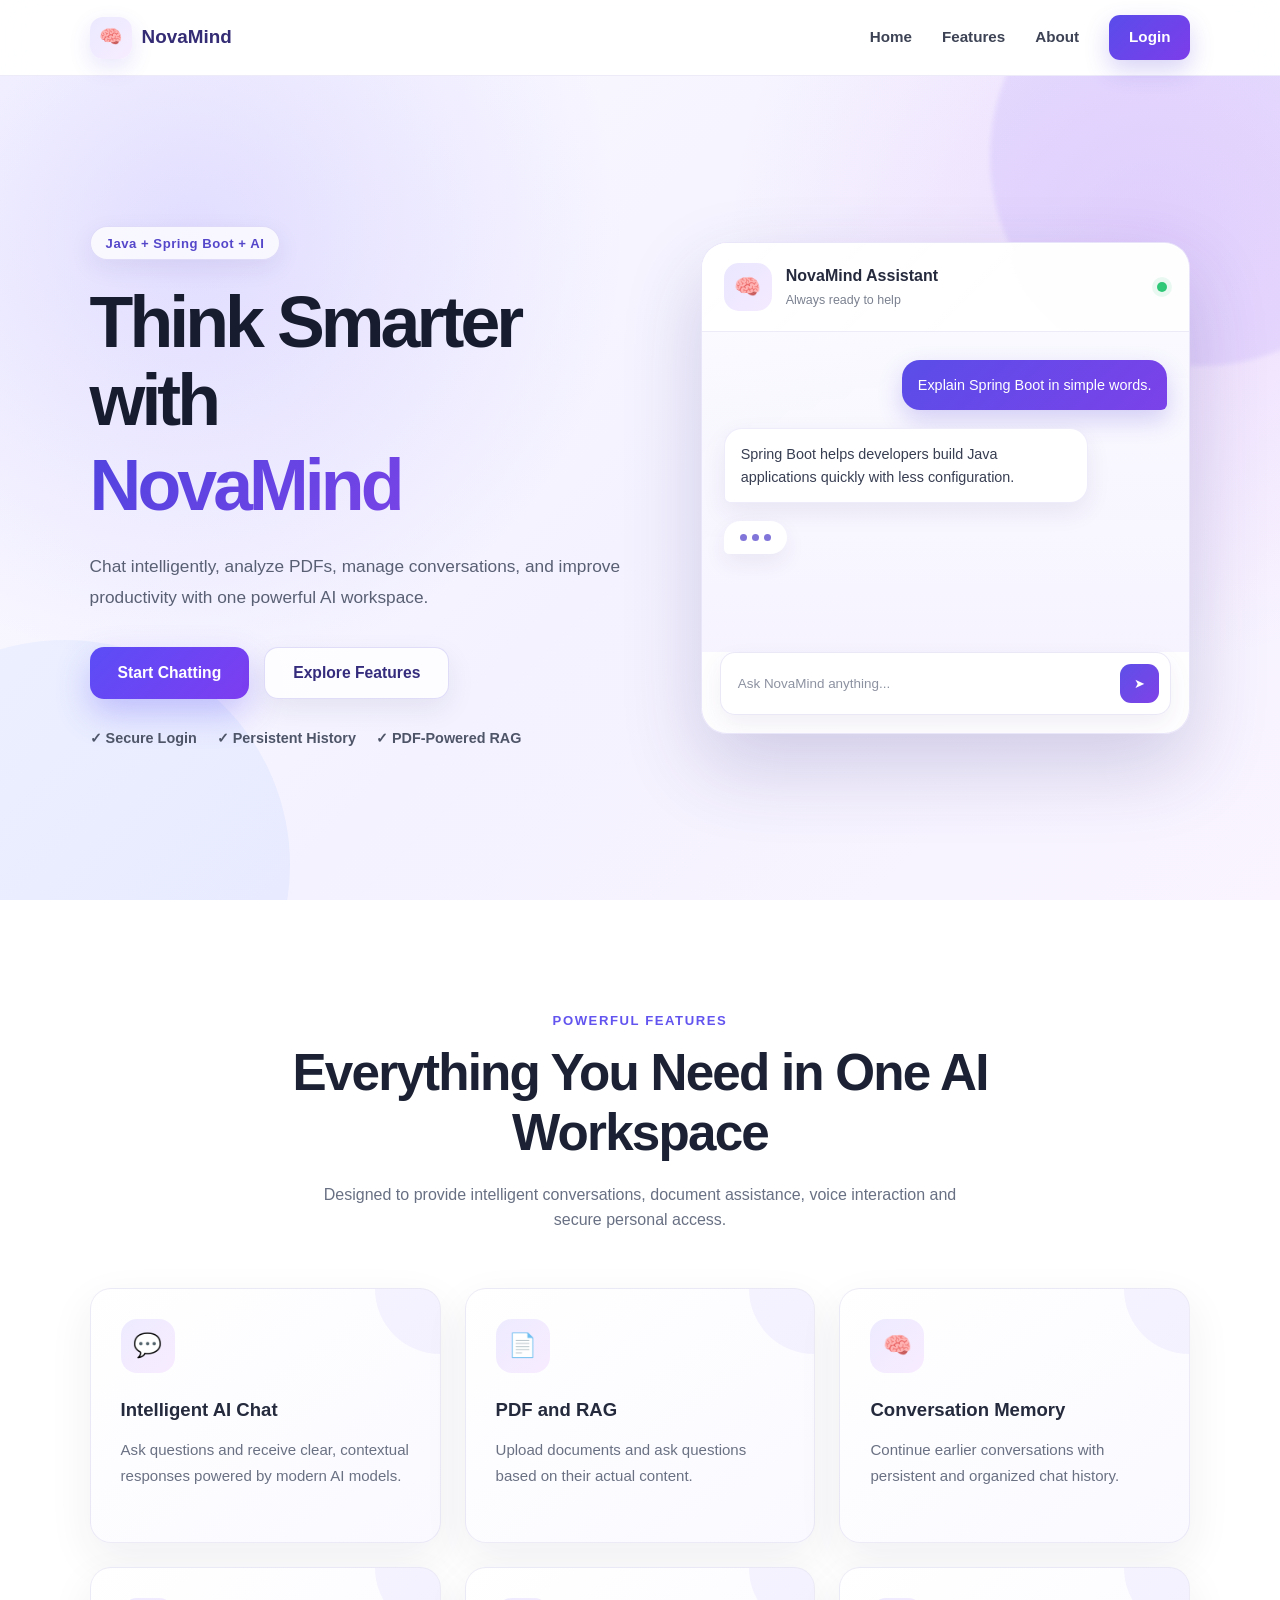
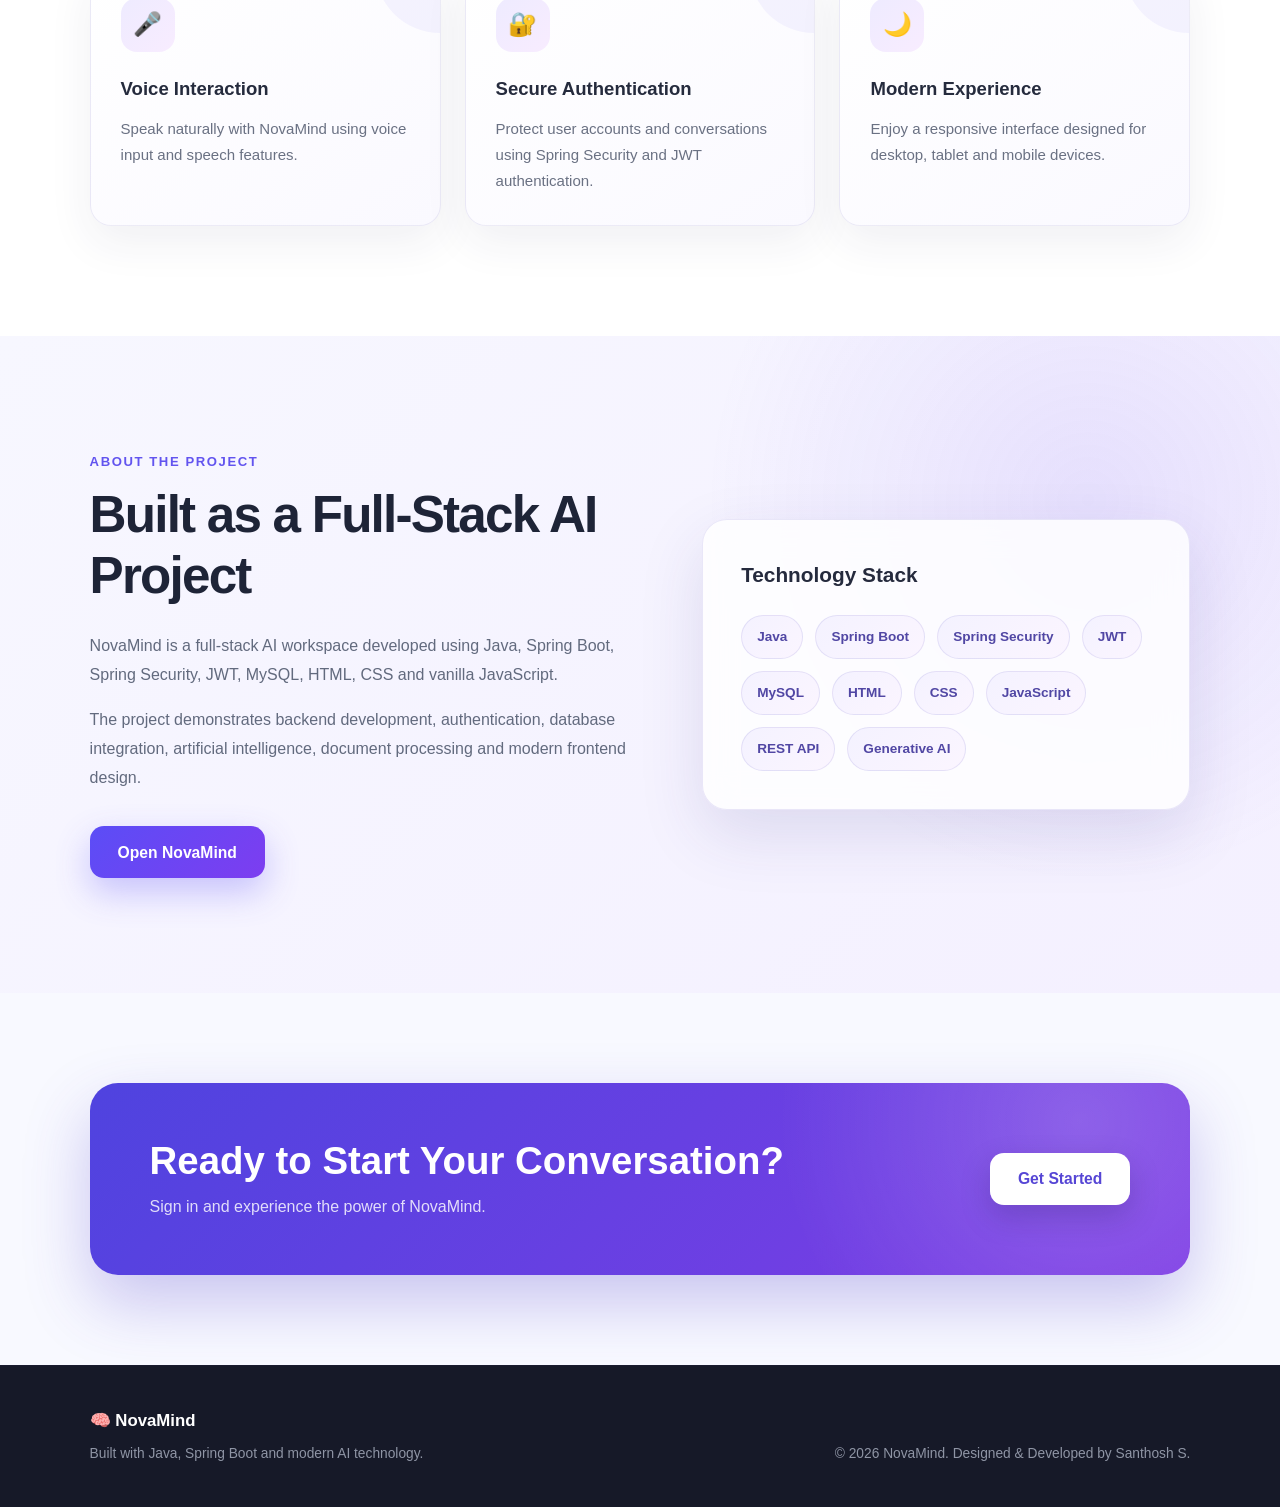
<file: frontend/index.html>
<!DOCTYPE html>
<html lang="en">

<head>
    <meta charset="UTF-8">

    <meta
        name="viewport"
        content="width=device-width, initial-scale=1.0"
    >

    <meta
        name="description"
        content="NovaMind is an intelligent AI workspace built with Java, Spring Boot and modern AI technologies."
    >

    <title>NovaMind | Intelligent AI Workspace</title>

    <link
        rel="stylesheet"
        href="css/style.css"
    >
</head>

<body>

    <!-- =========================================
         Navigation
    ========================================== -->

    <header class="navbar">

        <a
            href="#home"
            class="brand"
            aria-label="NovaMind Home"
        >
            <span class="brand-icon">🧠</span>

            <span class="brand-name">
                NovaMind
            </span>
        </a>

        <nav class="nav-links">

            <a href="#home">
                Home
            </a>

            <a href="#features">
                Features
            </a>

            <a href="#about">
                About
            </a>

            <a
                href="login.html"
                class="nav-login"
            >
                Login
            </a>

        </nav>

    </header>

    <main>

        <!-- =========================================
             Hero Section
        ========================================== -->

        <section
            id="home"
            class="hero"
        >

            <div class="hero-content">

                <p class="hero-badge">
                    Java + Spring Boot + AI
                </p>

                <h1>
                    Think Smarter with
                    <span>NovaMind</span>
                </h1>

                <p class="hero-description">
                    Chat intelligently, analyze PDFs, manage conversations,
                    and improve productivity with one powerful AI workspace.
                </p>

                <div class="hero-actions">

                    <a
                        href="login.html"
                        class="primary-button"
                    >
                        Start Chatting
                    </a>

                    <a
                        href="#features"
                        class="secondary-button"
                    >
                        Explore Features
                    </a>

                </div>

                <div class="hero-highlights">

                    <span>✓ Secure Login</span>

                    <span>✓ Persistent History</span>

                    <span>✓ PDF-Powered RAG</span>

                </div>

            </div>

            <div
                class="hero-visual"
                aria-hidden="true"
            >

                <div class="assistant-card">

                    <div class="assistant-card-header">

                        <div class="assistant-avatar">
                            🧠
                        </div>

                        <div>
                            <h2>NovaMind Assistant</h2>
                            <p>Always ready to help</p>
                        </div>

                        <span class="status-dot"></span>

                    </div>

                    <div class="demo-conversation">

                        <div class="demo-message user-message">
                            Explain Spring Boot in simple words.
                        </div>

                        <div class="demo-message assistant-message">
                            Spring Boot helps developers build Java
                            applications quickly with less configuration.
                        </div>

                        <div class="typing-preview">
                            <span></span>
                            <span></span>
                            <span></span>
                        </div>

                    </div>

                    <div class="demo-input">

                        <span>Ask NovaMind anything...</span>

                        <button
                            type="button"
                            aria-label="Demo send button"
                            tabindex="-1"
                        >
                            ➤
                        </button>

                    </div>

                </div>

            </div>

        </section>

        <!-- =========================================
             Features Section
        ========================================== -->

        <section
            id="features"
            class="features-section"
        >

            <div class="section-heading">

                <p class="section-label">
                    Powerful Features
                </p>

                <h2>
                    Everything You Need in One AI Workspace
                </h2>

                <p>
                    Designed to provide intelligent conversations,
                    document assistance, voice interaction and secure
                    personal access.
                </p>

            </div>

            <div class="feature-grid">

                <article class="feature-card">

                    <div class="feature-icon">
                        💬
                    </div>

                    <h3>Intelligent AI Chat</h3>

                    <p>
                        Ask questions and receive clear, contextual
                        responses powered by modern AI models.
                    </p>

                </article>

                <article class="feature-card">

                    <div class="feature-icon">
                        📄
                    </div>

                    <h3>PDF and RAG</h3>

                    <p>
                        Upload documents and ask questions based on
                        their actual content.
                    </p>

                </article>

                <article class="feature-card">

                    <div class="feature-icon">
                        🧠
                    </div>

                    <h3>Conversation Memory</h3>

                    <p>
                        Continue earlier conversations with persistent
                        and organized chat history.
                    </p>

                </article>

                <article class="feature-card">

                    <div class="feature-icon">
                        🎤
                    </div>

                    <h3>Voice Interaction</h3>

                    <p>
                        Speak naturally with NovaMind using voice
                        input and speech features.
                    </p>

                </article>

                <article class="feature-card">

                    <div class="feature-icon">
                        🔐
                    </div>

                    <h3>Secure Authentication</h3>

                    <p>
                        Protect user accounts and conversations using
                        Spring Security and JWT authentication.
                    </p>

                </article>

                <article class="feature-card">

                    <div class="feature-icon">
                        🌙
                    </div>

                    <h3>Modern Experience</h3>

                    <p>
                        Enjoy a responsive interface designed for
                        desktop, tablet and mobile devices.
                    </p>

                </article>

            </div>

        </section>

        <!-- =========================================
             About Section
        ========================================== -->

        <section
            id="about"
            class="about-section"
        >

            <div class="about-content">

                <p class="section-label">
                    About the Project
                </p>

                <h2>
                    Built as a Full-Stack AI Project
                </h2>

                <p>
                    NovaMind is a full-stack AI workspace developed
                    using Java, Spring Boot, Spring Security, JWT,
                    MySQL, HTML, CSS and vanilla JavaScript.
                </p>

                <p>
                    The project demonstrates backend development,
                    authentication, database integration, artificial
                    intelligence, document processing and modern
                    frontend design.
                </p>

                <a
                    href="login.html"
                    class="primary-button"
                >
                    Open NovaMind
                </a>

            </div>

            <div class="technology-panel">

                <h3>Technology Stack</h3>

                <div class="technology-list">

                    <span>Java</span>
                    <span>Spring Boot</span>
                    <span>Spring Security</span>
                    <span>JWT</span>
                    <span>MySQL</span>
                    <span>HTML</span>
                    <span>CSS</span>
                    <span>JavaScript</span>
                    <span>REST API</span>
                    <span>Generative AI</span>

                </div>

            </div>

        </section>

        <!-- =========================================
             Call to Action
        ========================================== -->

        <section class="cta-section">

            <div>

                <h2>
                    Ready to Start Your Conversation?
                </h2>

                <p>
                    Sign in and experience the power of NovaMind.
                </p>

            </div>

            <a
                href="login.html"
                class="cta-button"
            >
                Get Started
            </a>

        </section>

    </main>

    <!-- =========================================
         Footer
    ========================================== -->

    <footer class="footer">

        <div>

            <a
                href="#home"
                class="footer-brand"
            >
                🧠 NovaMind
            </a>

            <p>
                Built with Java, Spring Boot and modern AI technology.
            </p>

        </div>

        <p class="copyright">
            © 2026 NovaMind. Designed &amp; Developed by
            Santhosh S.
        </p>

    </footer>

</body>

</html>
</file>
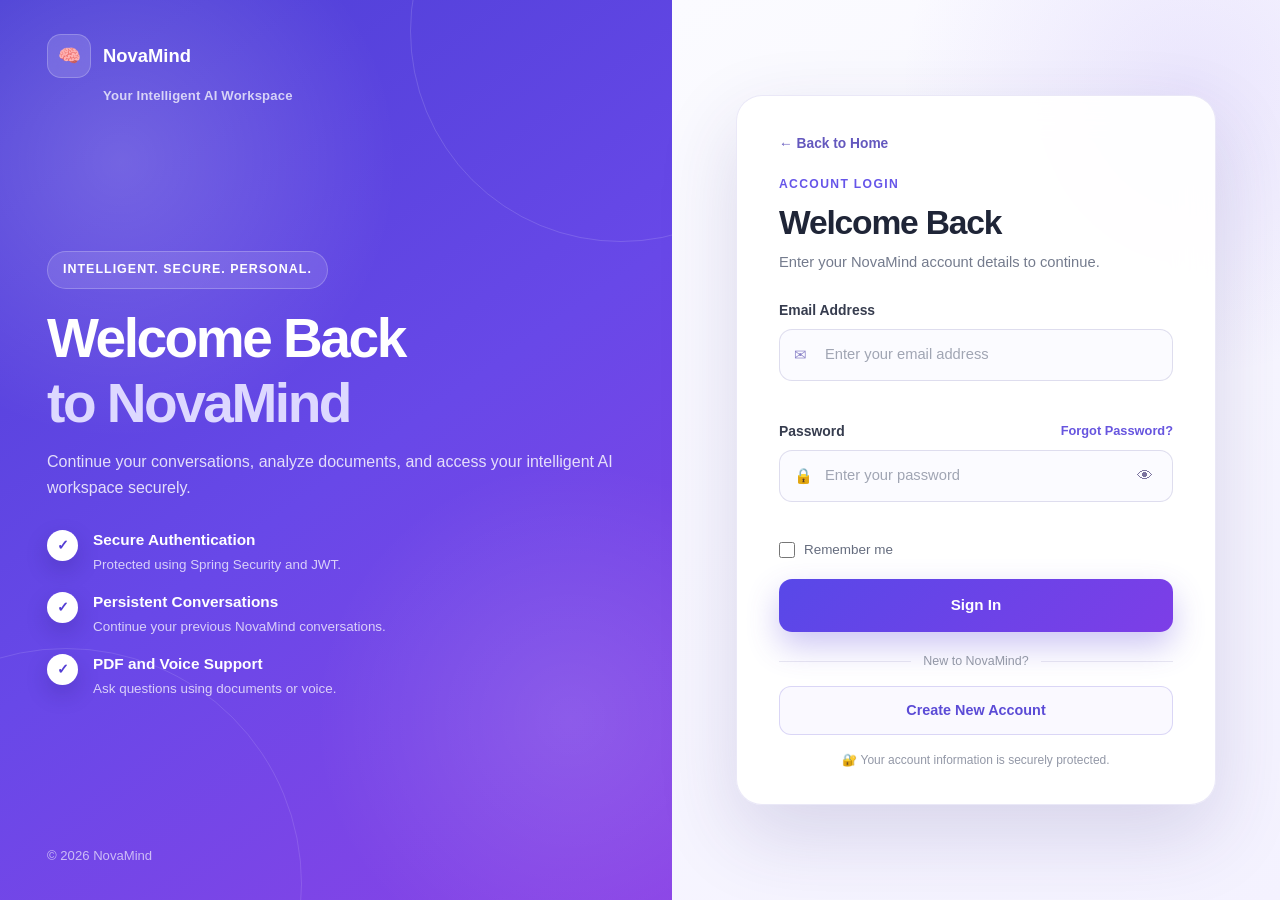
<file: frontend/admin-dashboard.html>
<!DOCTYPE html>
<html lang="en">

<head>
    <meta charset="UTF-8">

    <meta
        name="viewport"
        content="width=device-width, initial-scale=1.0"
    >

    <meta
        name="description"
        content="AI Personal Assistant administration dashboard."
    >

    <title>
        Admin Dashboard | AI Personal Assistant
    </title>

    <link
        rel="stylesheet"
        href="css/admin-dashboard.css"
    >
</head>

<body>

    <div class="admin-layout">

        <!-- =============================================
             SIDEBAR
        ============================================== -->

        <aside
            id="adminSidebar"
            class="admin-sidebar"
        >

            <div class="admin-brand">

                <div class="admin-brand-icon">
                    🤖
                </div>

                <div>

                    <strong>
                        AI Personal Assistant
                    </strong>

                    <small>
                        Administration
                    </small>

                </div>

            </div>

            <nav class="admin-navigation">

                <button
                    class="admin-nav-item active"
                    type="button"
                    data-section="overview"
                >
                    <span>▦</span>
                    Overview
                </button>

                <button
                    class="admin-nav-item"
                    type="button"
                    data-section="users"
                >
                    <span>👥</span>
                    Users
                </button>

                <button
                    class="admin-nav-item"
                    type="button"
                    data-section="feedback"
                >
                    <span>💬</span>
                    Feedback
                </button>

                <button
                    class="admin-nav-item"
                    type="button"
                    data-section="analytics"
                >
                    <span>📊</span>
                    Activity Analytics
                </button>

            </nav>

            <div class="admin-sidebar-bottom">

                <a
                    href="dashboard.html"
                    class="back-dashboard-link"
                >
                    ← Back to Assistant
                </a>

                <button
                    id="adminLogoutButton"
                    class="admin-logout-button"
                    type="button"
                >
                    Logout
                </button>

            </div>

        </aside>

        <!-- =============================================
             MAIN AREA
        ============================================== -->

        <main class="admin-main">

            <div
                class="dancer-watermark"
                aria-hidden="true"
            ></div>

            <!-- Header -->

            <header class="admin-header">

                <div>

                    <p class="admin-header-label">
                        Administration
                    </p>

                    <h1>
                        Admin Dashboard
                    </h1>

                    <p>
                        Monitor users, feedback and application activity.
                    </p>

                </div>

                <div class="admin-profile">

                    <div
                        id="adminAvatar"
                        class="admin-avatar"
                    >
                        S
                    </div>

                    <div>

                        <strong id="adminName">
                            Santhosh
                        </strong>

                        <small id="adminEmail">
                            admin@example.com
                        </small>

                    </div>

                    <span class="admin-role-badge">
                        ADMIN
                    </span>

                </div>

            </header>

            <!-- =============================================
                 OVERVIEW SECTION
            ============================================== -->

            <section
                id="overviewSection"
                class="admin-section active"
            >

                <div class="section-heading">

                    <div>

                        <h2>
                            Overview
                        </h2>

                        <p>
                            A summary of your platform performance.
                        </p>

                    </div>

                    <button
                        id="refreshAdminButton"
                        class="refresh-admin-button"
                        type="button"
                    >
                        ↻ Refresh
                    </button>

                </div>

                <div class="overview-grid">

                    <article class="overview-card">

                        <div class="overview-card-icon">
                            👥
                        </div>

                        <div>

                            <small>
                                Total Users
                            </small>

                            <strong id="totalUsersValue">
                                0
                            </strong>

                        </div>

                    </article>

                    <article class="overview-card">

                        <div class="overview-card-icon">
                            🟢
                        </div>

                        <div>

                            <small>
                                Active Today
                            </small>

                            <strong id="activeTodayValue">
                                0
                            </strong>

                        </div>

                    </article>

                    <article class="overview-card">

                        <div class="overview-card-icon">
                            💬
                        </div>

                        <div>

                            <small>
                                Total Feedback
                            </small>

                            <strong id="totalFeedbackValue">
                                0
                            </strong>

                        </div>

                    </article>

                    <article class="overview-card">

                        <div class="overview-card-icon">
                            ⭐
                        </div>

                        <div>

                            <small>
                                Average Rating
                            </small>

                            <strong id="averageRatingValue">
                                0.0
                            </strong>

                        </div>

                    </article>

                </div>

                <div class="admin-content-grid">

                    <!-- Activity Summary -->

                    <article class="admin-panel">

                        <div class="panel-heading">

                            <div>

                                <h3>
                                    User Activity
                                </h3>

                                <p>
                                    Recently active accounts.
                                </p>

                            </div>

                        </div>

                        <div class="activity-summary">

                            <div>

                                <span>
                                    Today
                                </span>

                                <strong id="activeTodaySummary">
                                    0
                                </strong>

                            </div>

                            <div>

                                <span>
                                    Last 7 Days
                                </span>

                                <strong id="activeWeekValue">
                                    0
                                </strong>

                            </div>

                            <div>

                                <span>
                                    Last 30 Days
                                </span>

                                <strong id="activeMonthValue">
                                    0
                                </strong>

                            </div>

                        </div>

                    </article>

                    <!-- Rating Distribution -->

                    <article class="admin-panel">

                        <div class="panel-heading">

                            <div>

                                <h3>
                                    Rating Distribution
                                </h3>

                                <p>
                                    Feedback grouped by rating.
                                </p>

                            </div>

                        </div>

                        <div class="rating-distribution">

                            <div class="rating-row">

                                <span>
                                    5★
                                </span>

                                <div class="rating-track">

                                    <div
                                        id="fiveStarBar"
                                        class="rating-bar"
                                    ></div>

                                </div>

                                <strong id="fiveStarValue">
                                    0
                                </strong>

                            </div>

                            <div class="rating-row">

                                <span>
                                    4★
                                </span>

                                <div class="rating-track">

                                    <div
                                        id="fourStarBar"
                                        class="rating-bar"
                                    ></div>

                                </div>

                                <strong id="fourStarValue">
                                    0
                                </strong>

                            </div>

                            <div class="rating-row">

                                <span>
                                    3★
                                </span>

                                <div class="rating-track">

                                    <div
                                        id="threeStarBar"
                                        class="rating-bar"
                                    ></div>

                                </div>

                                <strong id="threeStarValue">
                                    0
                                </strong>

                            </div>

                            <div class="rating-row">

                                <span>
                                    2★
                                </span>

                                <div class="rating-track">

                                    <div
                                        id="twoStarBar"
                                        class="rating-bar"
                                    ></div>

                                </div>

                                <strong id="twoStarValue">
                                    0
                                </strong>

                            </div>

                            <div class="rating-row">

                                <span>
                                    1★
                                </span>

                                <div class="rating-track">

                                    <div
                                        id="oneStarBar"
                                        class="rating-bar"
                                    ></div>

                                </div>

                                <strong id="oneStarValue">
                                    0
                                </strong>

                            </div>

                        </div>

                    </article>

                </div>

            </section>

            <!-- =============================================
                 USERS SECTION
            ============================================== -->

            <section
                id="usersSection"
                class="admin-section"
                hidden
            >

                <div class="section-heading">

                    <div>

                        <h2>
                            Users
                        </h2>

                        <p>
                            View registered accounts and activity.
                        </p>

                    </div>

                    <input
                        id="userSearchInput"
                        class="admin-search-input"
                        type="search"
                        placeholder="Search users..."
                    >

                </div>

                <div class="admin-table-wrapper">

                    <table class="admin-table">

                        <thead>

                            <tr>

                                <th>
                                    User
                                </th>

                                <th>
                                    Role
                                </th>

                                <th>
                                    Last Login
                                </th>

                                <th>
                                    Last Active
                                </th>

                                <th>
                                    Logins
                                </th>

                                <th>
                                    Messages
                                </th>

                                <th>
                                    Conversations
                                </th>

                                <th>
                                    PDFs
                                </th>

                            </tr>

                        </thead>

                        <tbody id="adminUsersTableBody">

                            <tr>

                                <td
                                    colspan="8"
                                    class="table-empty-state"
                                >
                                    Loading users...
                                </td>

                            </tr>

                        </tbody>

                    </table>

                </div>

            </section>

            <!-- =============================================
                 FEEDBACK SECTION
            ============================================== -->

            <section
                id="feedbackSection"
                class="admin-section"
                hidden
            >

                <div class="section-heading">

                    <div>

                        <h2>
                            Feedback
                        </h2>

                        <p>
                            Review ratings, suggestions and bug reports.
                        </p>

                    </div>

                    <div class="feedback-filters">

                        <input
                            id="feedbackSearchInput"
                            class="admin-search-input"
                            type="search"
                            placeholder="Search feedback..."
                        >

                        <select
                            id="ratingFilterSelect"
                            class="admin-filter-select"
                        >

                            <option value="">
                                All Ratings
                            </option>

                            <option value="5">
                                5 Stars
                            </option>

                            <option value="4">
                                4 Stars
                            </option>

                            <option value="3">
                                3 Stars
                            </option>

                            <option value="2">
                                2 Stars
                            </option>

                            <option value="1">
                                1 Star
                            </option>

                        </select>

                    </div>

                </div>

                <div
                    id="feedbackCards"
                    class="feedback-cards"
                >

                    <div class="table-empty-state">
                        Loading feedback...
                    </div>

                </div>

            </section>

            <!-- =============================================
                 ANALYTICS SECTION
            ============================================== -->

            <section
                id="analyticsSection"
                class="admin-section"
                hidden
            >

                <div class="section-heading">

                    <div>

                        <h2>
                            Activity Analytics
                        </h2>

                        <p>
                            Understand how people are using the platform.
                        </p>

                    </div>

                </div>

                <div class="analytics-grid">

                    <article class="analytics-card">

                        <small>
                            Total Logins
                        </small>

                        <strong id="totalLoginCount">
                            0
                        </strong>

                    </article>

                    <article class="analytics-card">

                        <small>
                            Total Messages
                        </small>

                        <strong id="totalMessageCount">
                            0
                        </strong>

                    </article>

                    <article class="analytics-card">

                        <small>
                            Total Conversations
                        </small>

                        <strong id="totalConversationCount">
                            0
                        </strong>

                    </article>

                    <article class="analytics-card">

                        <small>
                            Total PDF Uploads
                        </small>

                        <strong id="totalPdfUploadCount">
                            0
                        </strong>

                    </article>

                </div>

                <article class="admin-panel">

                    <div class="panel-heading">

                        <div>

                            <h3>
                                Most Active Users
                            </h3>

                            <p>
                                Accounts with the highest message activity.
                            </p>

                        </div>

                    </div>

                    <div
                        id="mostActiveUsersList"
                        class="most-active-users"
                    ></div>

                </article>

            </section>

        </main>

    </div>

    <!-- =============================================
         WELCOME TOAST
    ============================================== -->

    <div
        id="adminWelcomeToast"
        class="admin-welcome-toast"
        hidden
    >

        <span>
            ✨
        </span>

        <div>

            <strong>
                Welcome back, Santhosh
            </strong>

            <small>
                Your dashboard is ready.
            </small>

        </div>

    </div>

    <!-- =============================================
         LOADING
    ============================================== -->

    <div
        id="adminLoadingOverlay"
        class="admin-loading-overlay"
        hidden
    >

        <div class="admin-loader"></div>

        <p>
            Loading admin dashboard...
        </p>

    </div>

    <!-- =============================================
         JAVASCRIPT
    ============================================== -->

    <script src="js/admin-dashboard.js"></script>

</body>

</html>
</file>
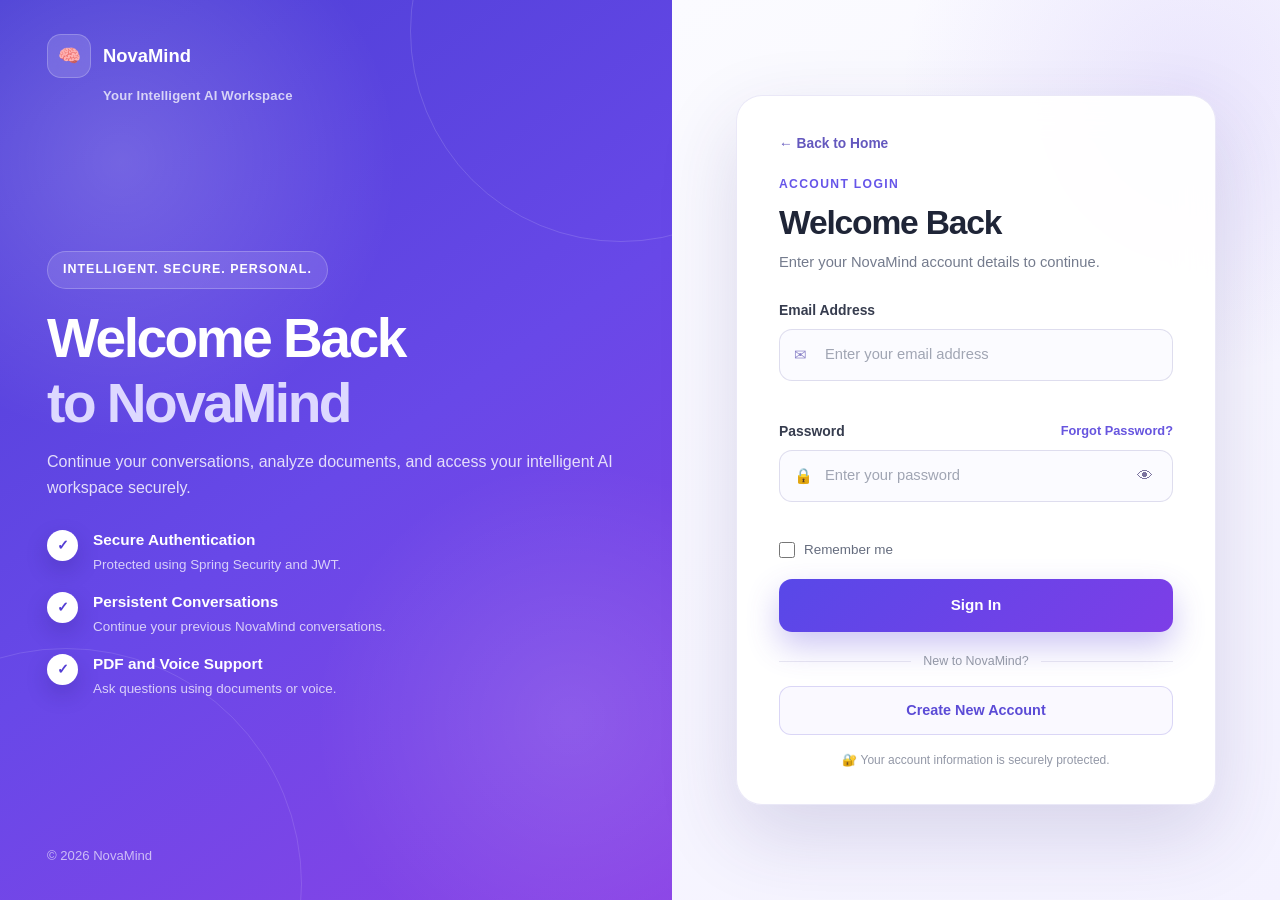
<file: frontend/login.html>
<!DOCTYPE html>
<html lang="en">

<head>
    <meta charset="UTF-8">

    <meta
        name="viewport"
        content="width=device-width, initial-scale=1.0"
    >

    <meta
        name="description"
        content="Sign in to NovaMind, your intelligent AI workspace."
    >

    <title>Login | NovaMind</title>

    <link
        rel="stylesheet"
        href="css/login.css"
    >
</head>

<body>

    <main class="auth-page">

        <!-- =========================================
             Left Information Panel
        ========================================== -->

        <section class="auth-intro">

            <div class="brand-area">

                <a
                    href="index.html"
                    class="auth-brand"
                >
                    <span class="brand-icon">
                        🧠
                    </span>

                    <span>
                        NovaMind
                    </span>
                </a>

                <p class="brand-tagline">
                    Your Intelligent AI Workspace
                </p>

            </div>

            <div class="intro-content">

                <p class="intro-label">
                    Intelligent. Secure. Personal.
                </p>

                <h1>
                    Welcome Back
                    <span>to NovaMind</span>
                </h1>

                <p class="intro-description">
                    Continue your conversations, analyze documents,
                    and access your intelligent AI workspace securely.
                </p>

                <div class="intro-features">

                    <div class="intro-feature">

                        <span class="feature-check">
                            ✓
                        </span>

                        <div>

                            <h3>
                                Secure Authentication
                            </h3>

                            <p>
                                Protected using Spring Security and JWT.
                            </p>

                        </div>

                    </div>

                    <div class="intro-feature">

                        <span class="feature-check">
                            ✓
                        </span>

                        <div>

                            <h3>
                                Persistent Conversations
                            </h3>

                            <p>
                                Continue your previous NovaMind conversations.
                            </p>

                        </div>

                    </div>

                    <div class="intro-feature">

                        <span class="feature-check">
                            ✓
                        </span>

                        <div>

                            <h3>
                                PDF and Voice Support
                            </h3>

                            <p>
                                Ask questions using documents or voice.
                            </p>

                        </div>

                    </div>

                </div>

            </div>

            <p class="intro-footer">
                © 2026 NovaMind
            </p>

        </section>

        <!-- =========================================
             Login Form Panel
        ========================================== -->

        <section class="auth-form-section">

            <div class="auth-card">

                <a
                    href="index.html"
                    class="back-link"
                >
                    ← Back to Home
                </a>

                <div class="mobile-logo">
                    🧠
                </div>

                <div class="form-heading">

                    <p class="form-label">
                        Account Login
                    </p>

                    <h2>
                        Welcome Back
                    </h2>

                    <p>
                        Enter your NovaMind account details to continue.
                    </p>

                </div>

                <form
                    id="loginForm"
                    novalidate
                >

                    <div class="form-group">

                        <label for="email">
                            Email Address
                        </label>

                        <div class="input-wrapper">

                            <span class="input-icon">
                                ✉
                            </span>

                            <input
                                type="email"
                                id="email"
                                name="email"
                                placeholder="Enter your email address"
                                autocomplete="email"
                                required
                            >

                        </div>

                        <small
                            id="emailError"
                            class="field-error"
                        ></small>

                    </div>

                    <div class="form-group">

                        <div class="password-label-row">

                            <label for="password">
                                Password
                            </label>

                            <a
                                href="#"
                                id="forgotPasswordLink"
                                class="forgot-password"
                            >
                                Forgot Password?
                            </a>

                        </div>

                        <div class="input-wrapper">

                            <span class="input-icon">
                                🔒
                            </span>

                            <input
                                type="password"
                                id="password"
                                name="password"
                                placeholder="Enter your password"
                                autocomplete="current-password"
                                required
                            >

                            <button
                                type="button"
                                id="togglePassword"
                                class="password-toggle"
                                aria-label="Show password"
                                title="Show password"
                            >
                                👁
                            </button>

                        </div>

                        <small
                            id="passwordError"
                            class="field-error"
                        ></small>

                    </div>

                    <div class="remember-row">

                        <label class="remember-option">

                            <input
                                type="checkbox"
                                id="rememberMe"
                                name="rememberMe"
                            >

                            <span>
                                Remember me
                            </span>

                        </label>

                    </div>

                    <div
                        id="loginMessage"
                        class="auth-message"
                        role="alert"
                        aria-live="polite"
                    ></div>

                    <button
                        type="submit"
                        id="loginButton"
                        class="auth-button"
                    >

                        <span id="loginButtonText">
                            Sign In
                        </span>

                        <span
                            id="loginSpinner"
                            class="button-spinner"
                            aria-hidden="true"
                        ></span>

                    </button>

                </form>

                <div class="auth-divider">

                    <span>
                        New to NovaMind?
                    </span>

                </div>

                <a
                    href="register.html"
                    class="register-link"
                >
                    Create New Account
                </a>

                <p class="security-note">
                    🔐 Your account information is securely protected.
                </p>

            </div>

        </section>

    </main>

    <script src="js/login.js"></script>

</body>

</html>
</file>
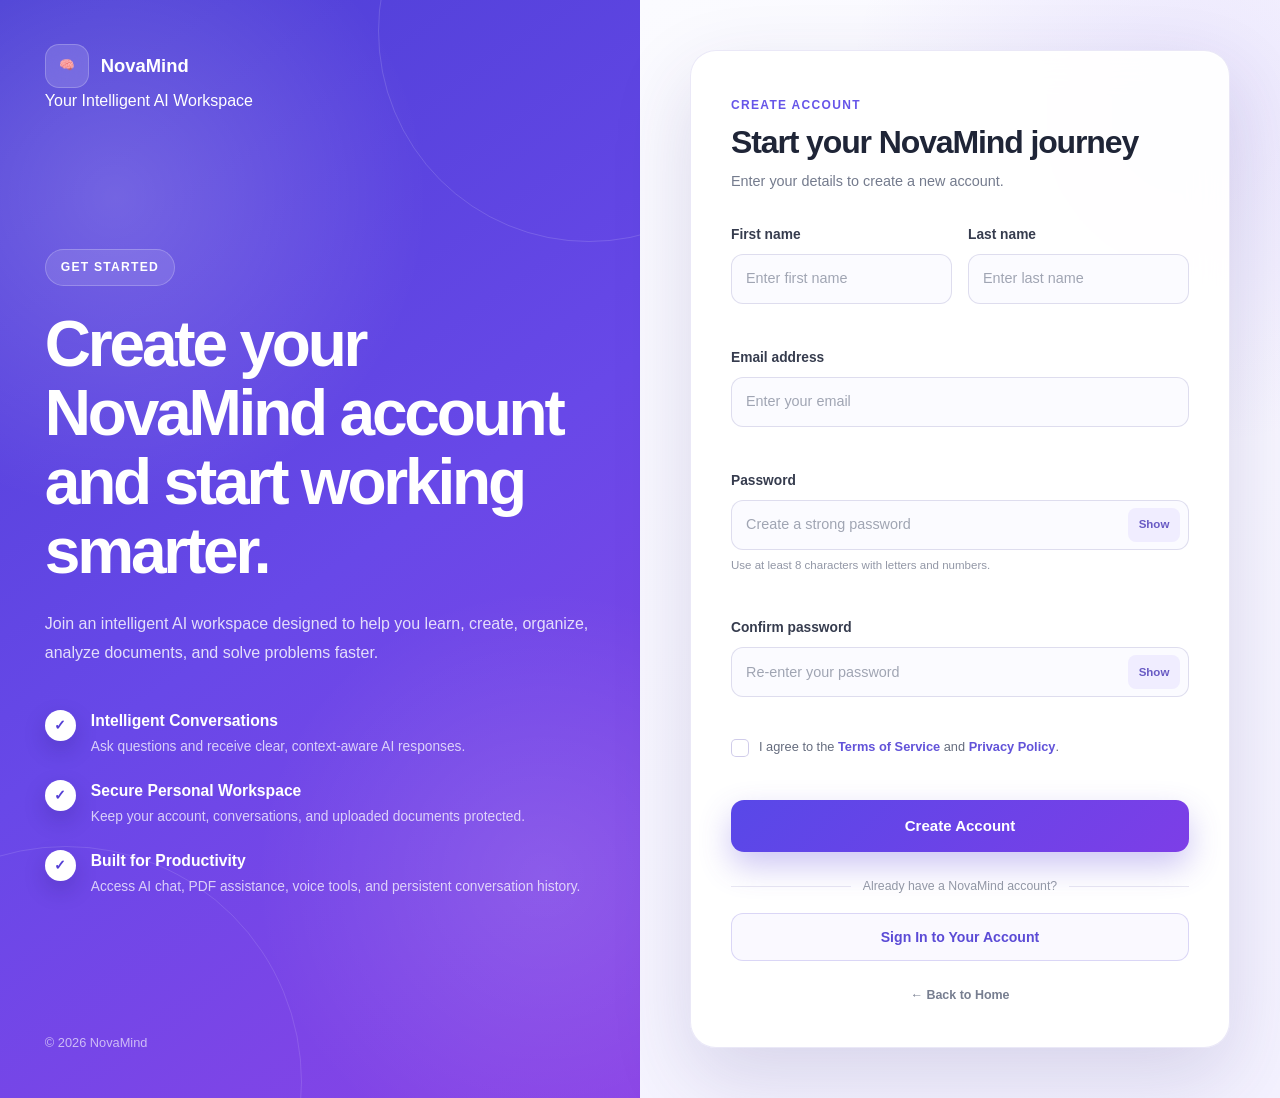
<file: frontend/register.html>
<!DOCTYPE html>
<html lang="en">

<head>
    <meta charset="UTF-8">

    <meta
        name="viewport"
        content="width=device-width, initial-scale=1.0"
    >

    <meta
        name="description"
        content="Create your NovaMind account and access your intelligent AI workspace."
    >

    <title>Create Account | NovaMind</title>

    <link
        rel="stylesheet"
        href="css/register.css"
    >
</head>

<body>

    <main class="register-page">

        <!-- =========================================
             Left Branding Section
        ========================================== -->

        <section class="branding-panel">

            <a
                href="index.html"
                class="brand-logo"
                aria-label="NovaMind Home"
            >
                <span class="logo-icon">
                    🧠
                </span>

                <span class="logo-text">
                    NovaMind
                </span>
            </a>

            <p class="brand-tagline">
                Your Intelligent AI Workspace
            </p>

            <div class="branding-content">

                <span class="section-label">
                    GET STARTED
                </span>

                <h1>
                    Create your NovaMind account and start working smarter.
                </h1>

                <p>
                    Join an intelligent AI workspace designed to help you
                    learn, create, organize, analyze documents, and solve
                    problems faster.
                </p>

                <div class="benefits-list">

                    <div class="benefit-item">

                        <span class="benefit-icon">
                            ✓
                        </span>

                        <div>

                            <h3>
                                Intelligent Conversations
                            </h3>

                            <p>
                                Ask questions and receive clear,
                                context-aware AI responses.
                            </p>

                        </div>

                    </div>

                    <div class="benefit-item">

                        <span class="benefit-icon">
                            ✓
                        </span>

                        <div>

                            <h3>
                                Secure Personal Workspace
                            </h3>

                            <p>
                                Keep your account, conversations, and
                                uploaded documents protected.
                            </p>

                        </div>

                    </div>

                    <div class="benefit-item">

                        <span class="benefit-icon">
                            ✓
                        </span>

                        <div>

                            <h3>
                                Built for Productivity
                            </h3>

                            <p>
                                Access AI chat, PDF assistance, voice tools,
                                and persistent conversation history.
                            </p>

                        </div>

                    </div>

                </div>

            </div>

            <p class="branding-footer">
                © 2026 NovaMind
            </p>

        </section>

        <!-- =========================================
             Right Registration Section
        ========================================== -->

        <section class="form-panel">

            <div class="register-card">

                <div class="mobile-logo">

                    <span class="logo-icon">
                        🧠
                    </span>

                    <span class="logo-text">
                        NovaMind
                    </span>

                </div>

                <div class="form-heading">

                    <span class="form-label">
                        CREATE ACCOUNT
                    </span>

                    <h2>
                        Start your NovaMind journey
                    </h2>

                    <p>
                        Enter your details to create a new account.
                    </p>

                </div>

                <form
                    id="registerForm"
                    novalidate
                >

                    <div class="name-row">

                        <div class="form-group">

                            <label for="firstName">
                                First name
                            </label>

                            <input
                                type="text"
                                id="firstName"
                                name="firstName"
                                placeholder="Enter first name"
                                autocomplete="given-name"
                                required
                            >

                            <small
                                class="error-message"
                                id="firstNameError"
                            ></small>

                        </div>

                        <div class="form-group">

                            <label for="lastName">
                                Last name
                            </label>

                            <input
                                type="text"
                                id="lastName"
                                name="lastName"
                                placeholder="Enter last name"
                                autocomplete="family-name"
                                required
                            >

                            <small
                                class="error-message"
                                id="lastNameError"
                            ></small>

                        </div>

                    </div>

                    <div class="form-group">

                        <label for="email">
                            Email address
                        </label>

                        <input
                            type="email"
                            id="email"
                            name="email"
                            placeholder="Enter your email"
                            autocomplete="email"
                            required
                        >

                        <small
                            class="error-message"
                            id="emailError"
                        ></small>

                    </div>

                    <div class="form-group">

                        <label for="password">
                            Password
                        </label>

                        <div class="password-wrapper">

                            <input
                                type="password"
                                id="password"
                                name="password"
                                placeholder="Create a strong password"
                                autocomplete="new-password"
                                minlength="8"
                                required
                            >

                            <button
                                type="button"
                                class="password-toggle"
                                id="passwordToggle"
                                aria-label="Show password"
                            >
                                Show
                            </button>

                        </div>

                        <small class="password-hint">
                            Use at least 8 characters with letters and numbers.
                        </small>

                        <small
                            class="error-message"
                            id="passwordError"
                        ></small>

                    </div>

                    <div class="form-group">

                        <label for="confirmPassword">
                            Confirm password
                        </label>

                        <div class="password-wrapper">

                            <input
                                type="password"
                                id="confirmPassword"
                                name="confirmPassword"
                                placeholder="Re-enter your password"
                                autocomplete="new-password"
                                required
                            >

                            <button
                                type="button"
                                class="password-toggle"
                                id="confirmPasswordToggle"
                                aria-label="Show confirm password"
                            >
                                Show
                            </button>

                        </div>

                        <small
                            class="error-message"
                            id="confirmPasswordError"
                        ></small>

                    </div>

                    <div class="terms-row">

                        <label class="checkbox-container">

                            <input
                                type="checkbox"
                                id="terms"
                                name="terms"
                                required
                            >

                            <span class="custom-checkbox"></span>

                            <span class="checkbox-text">
                                I agree to the
                                <a href="#">Terms of Service</a>
                                and
                                <a href="#">Privacy Policy</a>.
                            </span>

                        </label>

                        <small
                            class="error-message"
                            id="termsError"
                        ></small>

                    </div>

                    <div
                        class="form-message"
                        id="formMessage"
                        role="alert"
                        aria-live="polite"
                    ></div>

                    <button
                        type="submit"
                        class="register-button"
                        id="registerButton"
                    >

                        <span class="button-text">
                            Create Account
                        </span>

                        <span
                            class="button-loader"
                            id="buttonLoader"
                            aria-hidden="true"
                        ></span>

                    </button>

                </form>

                <div class="divider">

                    <span>
                        Already have a NovaMind account?
                    </span>

                </div>

                <a
                    href="login.html"
                    class="login-link-button"
                >
                    Sign In to Your Account
                </a>

                <p class="back-home">

                    <a href="index.html">
                        ← Back to Home
                    </a>

                </p>

            </div>

        </section>

    </main>

    <script src="js/register.js"></script>

</body>

</html>
</file>
<file: frontend/css/style.css>
/* =========================================================
   AI PERSONAL ASSISTANT
   PROFESSIONAL LANDING PAGE STYLES
========================================================= */

/* =========================================================
   RESET
========================================================= */

* {
    margin: 0;
    padding: 0;
    box-sizing: border-box;
}

html {
    scroll-behavior: smooth;
}

body {
    min-height: 100vh;
    overflow-x: hidden;
    font-family:
        Inter,
        "Segoe UI",
        Arial,
        sans-serif;
    color: #172033;
    background: #f8f9ff;
    line-height: 1.6;
}

button,
input,
textarea,
select {
    font: inherit;
}

button,
a {
    -webkit-tap-highlight-color: transparent;
}

a {
    color: inherit;
    text-decoration: none;
}

img {
    display: block;
    max-width: 100%;
}

/* =========================================================
   REUSABLE ELEMENTS
========================================================= */

.primary-button,
.secondary-button,
.cta-button {
    display: inline-flex;
    align-items: center;
    justify-content: center;
    min-height: 52px;
    padding: 0 28px;
    border-radius: 14px;
    font-size: 0.98rem;
    font-weight: 700;
    transition:
        transform 0.25s ease,
        box-shadow 0.25s ease,
        background-color 0.25s ease,
        border-color 0.25s ease;
}

.primary-button {
    color: #ffffff;
    background: linear-gradient(
        135deg,
        #5b4df6,
        #7d3df0
    );
    box-shadow: 0 14px 34px rgba(91, 77, 246, 0.3);
}

.primary-button:hover {
    transform: translateY(-3px);
    box-shadow: 0 18px 40px rgba(91, 77, 246, 0.4);
}

.secondary-button {
    color: #352c7d;
    background: rgba(255, 255, 255, 0.82);
    border: 1px solid rgba(87, 74, 213, 0.18);
    box-shadow: 0 10px 28px rgba(30, 35, 90, 0.08);
}

.secondary-button:hover {
    transform: translateY(-3px);
    background: #ffffff;
    border-color: rgba(87, 74, 213, 0.35);
}

.section-label {
    margin-bottom: 12px;
    color: #6254ef;
    font-size: 0.82rem;
    font-weight: 800;
    letter-spacing: 0.12em;
    text-transform: uppercase;
}

/* =========================================================
   NAVIGATION
========================================================= */

.navbar {
    position: sticky;
    top: 0;
    z-index: 1000;
    display: flex;
    align-items: center;
    justify-content: space-between;
    min-height: 76px;
    padding: 0 7%;
    background: rgba(255, 255, 255, 0.88);
    border-bottom: 1px solid rgba(76, 64, 185, 0.1);
    backdrop-filter: blur(18px);
    -webkit-backdrop-filter: blur(18px);
}

.brand {
    display: inline-flex;
    align-items: center;
    gap: 10px;
    color: #342c74;
    font-size: 1.18rem;
    font-weight: 800;
}

.brand-icon {
    display: grid;
    place-items: center;
    width: 42px;
    height: 42px;
    border-radius: 13px;
    background: linear-gradient(
        135deg,
        #ebe9ff,
        #f7edff
    );
    box-shadow: 0 8px 22px rgba(95, 75, 225, 0.14);
}

.nav-links {
    display: flex;
    align-items: center;
    gap: 30px;
}

.nav-links a {
    position: relative;
    color: #3d4354;
    font-size: 0.95rem;
    font-weight: 600;
    transition: color 0.25s ease;
}

.nav-links a:not(.nav-login)::after {
    content: "";
    position: absolute;
    right: 0;
    bottom: -7px;
    left: 0;
    height: 2px;
    border-radius: 10px;
    background: #6655ee;
    transform: scaleX(0);
    transform-origin: center;
    transition: transform 0.25s ease;
}

.nav-links a:hover {
    color: #5748dc;
}

.nav-links a:not(.nav-login):hover::after {
    transform: scaleX(1);
}

.nav-login {
    padding: 10px 20px;
    color: #ffffff !important;
    border-radius: 11px;
    background: linear-gradient(
        135deg,
        #5a4ceb,
        #7c3de9
    );
    box-shadow: 0 10px 24px rgba(93, 73, 222, 0.24);
}

/* =========================================================
   HERO
========================================================= */

.hero {
    position: relative;
    display: grid;
    grid-template-columns: 1.05fr 0.95fr;
    align-items: center;
    gap: 70px;
    min-height: calc(100vh - 76px);
    padding: 90px 7%;
    overflow: hidden;
    background:
        radial-gradient(
            circle at 15% 20%,
            rgba(114, 94, 255, 0.18),
            transparent 34%
        ),
        radial-gradient(
            circle at 90% 20%,
            rgba(186, 84, 246, 0.14),
            transparent 32%
        ),
        linear-gradient(
            135deg,
            #fbfbff 0%,
            #f4f2ff 52%,
            #f9f4ff 100%
        );
}

.hero::before {
    content: "";
    position: absolute;
    top: -130px;
    right: -130px;
    width: 420px;
    height: 420px;
    border-radius: 50%;
    background: rgba(115, 85, 245, 0.1);
    filter: blur(2px);
}

.hero::after {
    content: "";
    position: absolute;
    bottom: -190px;
    left: -160px;
    width: 450px;
    height: 450px;
    border-radius: 50%;
    background: rgba(90, 151, 255, 0.08);
}

.hero-content,
.hero-visual {
    position: relative;
    z-index: 1;
}

.hero-badge {
    display: inline-flex;
    align-items: center;
    min-height: 34px;
    margin-bottom: 24px;
    padding: 0 15px;
    color: #5547ca;
    border: 1px solid rgba(88, 73, 213, 0.16);
    border-radius: 999px;
    background: rgba(255, 255, 255, 0.75);
    box-shadow: 0 8px 24px rgba(49, 42, 119, 0.08);
    font-size: 0.82rem;
    font-weight: 800;
    letter-spacing: 0.04em;
}

.hero h1 {
    max-width: 760px;
    color: #171c2e;
    font-size: clamp(2.8rem, 5.6vw, 5.2rem);
    line-height: 1.08;
    letter-spacing: -0.055em;
}

.hero h1 span {
    display: block;
    margin-top: 8px;
    color: transparent;
    background: linear-gradient(
        135deg,
        #5144df,
        #8e43eb
    );
    background-clip: text;
    -webkit-background-clip: text;
}

.hero-description {
    max-width: 670px;
    margin-top: 26px;
    color: #596074;
    font-size: 1.08rem;
    line-height: 1.8;
}

.hero-actions {
    display: flex;
    flex-wrap: wrap;
    gap: 15px;
    margin-top: 34px;
}

.hero-highlights {
    display: flex;
    flex-wrap: wrap;
    gap: 20px;
    margin-top: 28px;
    color: #4e5568;
    font-size: 0.9rem;
    font-weight: 600;
}

.hero-highlights span {
    display: inline-flex;
    align-items: center;
    gap: 7px;
}

/* =========================================================
   HERO ASSISTANT CARD
========================================================= */

.hero-visual {
    display: flex;
    justify-content: center;
}

.assistant-card {
    position: relative;
    width: min(100%, 510px);
    overflow: hidden;
    border: 1px solid rgba(91, 74, 207, 0.13);
    border-radius: 26px;
    background: rgba(255, 255, 255, 0.91);
    box-shadow:
        0 32px 80px rgba(55, 43, 129, 0.2),
        inset 0 1px 0 rgba(255, 255, 255, 0.8);
    backdrop-filter: blur(18px);
    -webkit-backdrop-filter: blur(18px);
}

.assistant-card::before {
    content: "";
    position: absolute;
    inset: 0;
    pointer-events: none;
    background: linear-gradient(
        135deg,
        rgba(255, 255, 255, 0.65),
        transparent 34%
    );
}

.assistant-card-header {
    position: relative;
    display: flex;
    align-items: center;
    gap: 14px;
    padding: 20px 22px;
    border-bottom: 1px solid rgba(76, 64, 181, 0.1);
    background: rgba(255, 255, 255, 0.72);
}

.assistant-avatar {
    display: grid;
    flex: 0 0 auto;
    place-items: center;
    width: 48px;
    height: 48px;
    border-radius: 15px;
    background: linear-gradient(
        135deg,
        #eae7ff,
        #f4eaff
    );
    font-size: 1.35rem;
}

.assistant-card-header h2 {
    color: #252a3d;
    font-size: 1rem;
}

.assistant-card-header p {
    margin-top: 2px;
    color: #7b8190;
    font-size: 0.78rem;
}

.status-dot {
    width: 10px;
    height: 10px;
    margin-left: auto;
    border: 2px solid rgba(47, 190, 113, 0.15);
    border-radius: 50%;
    background: #2fc978;
    box-shadow: 0 0 0 5px rgba(47, 201, 120, 0.1);
}

.demo-conversation {
    position: relative;
    display: flex;
    flex-direction: column;
    gap: 18px;
    min-height: 320px;
    padding: 28px 22px;
    background:
        linear-gradient(
            180deg,
            rgba(249, 249, 255, 0.95),
            rgba(245, 242, 255, 0.85)
        );
}

.demo-message {
    max-width: 82%;
    padding: 14px 16px;
    border-radius: 18px;
    font-size: 0.9rem;
    line-height: 1.55;
}

.user-message {
    align-self: flex-end;
    color: #ffffff;
    border-bottom-right-radius: 6px;
    background: linear-gradient(
        135deg,
        #5a4de8,
        #7b42e9
    );
    box-shadow: 0 10px 24px rgba(87, 68, 214, 0.24);
}

.assistant-message {
    align-self: flex-start;
    color: #383e52;
    border: 1px solid rgba(91, 75, 205, 0.1);
    border-bottom-left-radius: 6px;
    background: #ffffff;
    box-shadow: 0 9px 24px rgba(51, 44, 105, 0.08);
}

.typing-preview {
    display: flex;
    align-items: center;
    gap: 5px;
    align-self: flex-start;
    width: max-content;
    padding: 13px 16px;
    border-radius: 18px;
    border-bottom-left-radius: 6px;
    background: #ffffff;
    box-shadow: 0 9px 22px rgba(51, 44, 105, 0.07);
}

.typing-preview span {
    width: 7px;
    height: 7px;
    border-radius: 50%;
    background: #8175d9;
    animation: typingBounce 1.3s infinite ease-in-out;
}

.typing-preview span:nth-child(2) {
    animation-delay: 0.15s;
}

.typing-preview span:nth-child(3) {
    animation-delay: 0.3s;
}

@keyframes typingBounce {
    0%,
    60%,
    100% {
        transform: translateY(0);
        opacity: 0.45;
    }

    30% {
        transform: translateY(-5px);
        opacity: 1;
    }
}

.demo-input {
    position: relative;
    display: flex;
    align-items: center;
    gap: 14px;
    margin: 0 18px 18px;
    padding: 11px 11px 11px 17px;
    color: #8d92a1;
    border: 1px solid rgba(82, 69, 189, 0.12);
    border-radius: 15px;
    background: #ffffff;
    box-shadow: 0 10px 24px rgba(52, 45, 109, 0.07);
    font-size: 0.84rem;
}

.demo-input span {
    flex: 1;
}

.demo-input button {
    display: grid;
    flex: 0 0 auto;
    place-items: center;
    width: 39px;
    height: 39px;
    color: #ffffff;
    border: 0;
    border-radius: 11px;
    background: linear-gradient(
        135deg,
        #5e4fe8,
        #7f42e8
    );
    pointer-events: none;
}

/* =========================================================
   FEATURES
========================================================= */

.features-section {
    padding: 110px 7%;
    background: #ffffff;
}

.section-heading {
    max-width: 760px;
    margin: 0 auto 55px;
    text-align: center;
}

.section-heading h2 {
    color: #1c2234;
    font-size: clamp(2rem, 4vw, 3.2rem);
    line-height: 1.18;
    letter-spacing: -0.035em;
}

.section-heading > p:last-child {
    max-width: 660px;
    margin: 18px auto 0;
    color: #687083;
    font-size: 1rem;
}

.feature-grid {
    display: grid;
    grid-template-columns: repeat(3, minmax(0, 1fr));
    gap: 24px;
    max-width: 1240px;
    margin: 0 auto;
}

.feature-card {
    position: relative;
    min-height: 255px;
    padding: 30px;
    overflow: hidden;
    border: 1px solid rgba(78, 68, 168, 0.1);
    border-radius: 21px;
    background:
        linear-gradient(
            145deg,
            #ffffff,
            #faf9ff
        );
    box-shadow: 0 16px 45px rgba(38, 41, 81, 0.07);
    transition:
        transform 0.3s ease,
        box-shadow 0.3s ease,
        border-color 0.3s ease;
}

.feature-card::after {
    content: "";
    position: absolute;
    top: -65px;
    right: -65px;
    width: 130px;
    height: 130px;
    border-radius: 50%;
    background: rgba(103, 83, 235, 0.06);
}

.feature-card:hover {
    transform: translateY(-8px);
    border-color: rgba(95, 75, 224, 0.22);
    box-shadow: 0 24px 55px rgba(55, 45, 123, 0.12);
}

.feature-icon {
    display: grid;
    place-items: center;
    width: 54px;
    height: 54px;
    margin-bottom: 22px;
    border-radius: 16px;
    background: linear-gradient(
        135deg,
        #eeebff,
        #f8ecff
    );
    font-size: 1.45rem;
}

.feature-card h3 {
    margin-bottom: 12px;
    color: #252b3d;
    font-size: 1.16rem;
}

.feature-card p {
    color: #6a7183;
    font-size: 0.94rem;
    line-height: 1.75;
}

/* =========================================================
   ABOUT
========================================================= */

.about-section {
    display: grid;
    grid-template-columns: 1fr 0.9fr;
    align-items: center;
    gap: 70px;
    padding: 115px 7%;
    background:
        radial-gradient(
            circle at 85% 25%,
            rgba(118, 86, 240, 0.12),
            transparent 32%
        ),
        linear-gradient(
            135deg,
            #f7f7ff,
            #f4f0ff
        );
}

.about-content {
    max-width: 670px;
}

.about-content h2 {
    margin-bottom: 24px;
    color: #1e2437;
    font-size: clamp(2rem, 4vw, 3.2rem);
    line-height: 1.2;
    letter-spacing: -0.035em;
}

.about-content p:not(.section-label) {
    margin-bottom: 16px;
    color: #626a7e;
    font-size: 1rem;
    line-height: 1.82;
}

.about-content .primary-button {
    margin-top: 18px;
}

.technology-panel {
    padding: 38px;
    border: 1px solid rgba(85, 71, 194, 0.12);
    border-radius: 25px;
    background: rgba(255, 255, 255, 0.82);
    box-shadow: 0 24px 65px rgba(57, 46, 129, 0.13);
    backdrop-filter: blur(16px);
    -webkit-backdrop-filter: blur(16px);
}

.technology-panel h3 {
    margin-bottom: 24px;
    color: #252a3d;
    font-size: 1.3rem;
}

.technology-list {
    display: flex;
    flex-wrap: wrap;
    gap: 12px;
}

.technology-list span {
    padding: 10px 15px;
    color: #5147a4;
    border: 1px solid rgba(87, 73, 186, 0.12);
    border-radius: 999px;
    background: linear-gradient(
        135deg,
        #f4f2ff,
        #fbf5ff
    );
    font-size: 0.85rem;
    font-weight: 700;
}

/* =========================================================
   CALL TO ACTION
========================================================= */

.cta-section {
    display: flex;
    align-items: center;
    justify-content: space-between;
    gap: 35px;
    margin: 90px 7%;
    padding: 55px 60px;
    overflow: hidden;
    border-radius: 28px;
    background:
        radial-gradient(
            circle at 90% 20%,
            rgba(255, 255, 255, 0.18),
            transparent 30%
        ),
        linear-gradient(
            135deg,
            #4f43df,
            #7e3de5
        );
    box-shadow: 0 28px 65px rgba(80, 60, 202, 0.28);
}

.cta-section h2 {
    color: #ffffff;
    font-size: clamp(1.8rem, 3vw, 2.7rem);
    line-height: 1.2;
}

.cta-section p {
    margin-top: 10px;
    color: rgba(255, 255, 255, 0.82);
}

.cta-button {
    flex: 0 0 auto;
    color: #5646d5;
    background: #ffffff;
    box-shadow: 0 12px 30px rgba(32, 24, 93, 0.22);
}

.cta-button:hover {
    transform: translateY(-3px);
    box-shadow: 0 17px 36px rgba(32, 24, 93, 0.3);
}

/* =========================================================
   FOOTER
========================================================= */

.footer {
    display: flex;
    align-items: flex-end;
    justify-content: space-between;
    gap: 30px;
    padding: 42px 7%;
    color: #8f95a5;
    border-top: 1px solid rgba(62, 55, 129, 0.08);
    background: #161928;
}

.footer-brand {
    display: inline-block;
    margin-bottom: 8px;
    color: #ffffff;
    font-size: 1.05rem;
    font-weight: 800;
}

.footer p {
    font-size: 0.86rem;
}

.copyright {
    text-align: right;
}

/* =========================================================
   ACCESSIBILITY
========================================================= */

a:focus-visible,
button:focus-visible {
    outline: 3px solid rgba(105, 87, 236, 0.35);
    outline-offset: 4px;
}

/* =========================================================
   TABLET
========================================================= */

@media (max-width: 1050px) {

    .hero {
        grid-template-columns: 1fr;
        gap: 60px;
        padding-top: 75px;
        text-align: center;
    }

    .hero-content {
        max-width: 830px;
        margin: 0 auto;
    }

    .hero-description {
        margin-right: auto;
        margin-left: auto;
    }

    .hero-actions,
    .hero-highlights {
        justify-content: center;
    }

    .assistant-card {
        width: min(100%, 590px);
    }

    .feature-grid {
        grid-template-columns: repeat(2, minmax(0, 1fr));
    }

    .about-section {
        grid-template-columns: 1fr;
        gap: 50px;
    }

    .about-content {
        max-width: 760px;
    }
}

/* =========================================================
   MOBILE NAVIGATION
========================================================= */

@media (max-width: 760px) {

    .navbar {
        min-height: 68px;
        padding: 0 5%;
    }

    .brand-name {
        font-size: 0.98rem;
    }

    .brand-icon {
        width: 38px;
        height: 38px;
    }

    .nav-links {
        gap: 12px;
    }

    .nav-links a:not(.nav-login) {
        display: none;
    }

    .nav-login {
        padding: 9px 16px;
        font-size: 0.88rem;
    }

    .hero {
        min-height: auto;
        padding: 75px 5%;
    }

    .hero h1 {
        font-size: clamp(2.4rem, 12vw, 3.6rem);
    }

    .hero-description {
        font-size: 1rem;
    }

    .hero-actions {
        flex-direction: column;
    }

    .primary-button,
    .secondary-button {
        width: 100%;
    }

    .hero-highlights {
        flex-direction: column;
        gap: 10px;
    }

    .assistant-card {
        border-radius: 20px;
    }

    .demo-conversation {
        min-height: 290px;
        padding: 23px 16px;
    }

    .demo-message {
        max-width: 90%;
        font-size: 0.84rem;
    }

    .features-section,
    .about-section {
        padding: 85px 5%;
    }

    .feature-grid {
        grid-template-columns: 1fr;
    }

    .feature-card {
        min-height: auto;
    }

    .technology-panel {
        padding: 28px 22px;
    }

    .cta-section {
        flex-direction: column;
        align-items: flex-start;
        margin: 65px 5%;
        padding: 40px 28px;
    }

    .cta-button {
        width: 100%;
    }

    .footer {
        flex-direction: column;
        align-items: flex-start;
        padding: 38px 5%;
    }

    .copyright {
        text-align: left;
    }
}

/* =========================================================
   SMALL MOBILE
========================================================= */

@media (max-width: 420px) {

    .brand-name {
        max-width: 150px;
        line-height: 1.2;
    }

    .hero {
        padding-top: 60px;
    }

    .hero-badge {
        font-size: 0.72rem;
    }

    .assistant-card-header {
        padding: 17px;
    }

    .assistant-avatar {
        width: 43px;
        height: 43px;
    }

    .demo-input {
        margin-right: 12px;
        margin-left: 12px;
    }

    .feature-card {
        padding: 25px;
    }
}

/* =========================================================
   REDUCED MOTION
========================================================= */

@media (prefers-reduced-motion: reduce) {

    html {
        scroll-behavior: auto;
    }

    *,
    *::before,
    *::after {
        animation-duration: 0.01ms !important;
        animation-iteration-count: 1 !important;
        transition-duration: 0.01ms !important;
    }
}
</file>
<file: frontend/css/admin-dashboard.css>
/* ==========================================================
   ADMIN DASHBOARD
   MIDNIGHT THEME
========================================================== */

* {
    box-sizing: border-box;
}

:root {
    --admin-bg:
        #090b10;

    --admin-sidebar:
        #0f1219;

    --admin-card:
        rgba(22, 26, 36, 0.88);

    --admin-card-solid:
        #161a24;

    --admin-border:
        rgba(255, 255, 255, 0.08);

    --admin-text:
        #f8fafc;

    --admin-muted:
        #939bad;

    --admin-purple:
        #8b5cf6;

    --admin-purple-light:
        #a78bfa;

    --admin-indigo:
        #6366f1;

    --admin-green:
        #22c55e;

    --admin-yellow:
        #fbbf24;

    --admin-red:
        #ef4444;

    --admin-shadow:
        0 22px 60px rgba(0, 0, 0, 0.34);
}

html {
    scroll-behavior: smooth;
}

body {
    min-height: 100vh;
    margin: 0;

    overflow-x: hidden;

    background:
        radial-gradient(
            circle at 90% 10%,
            rgba(139, 92, 246, 0.13),
            transparent 30%
        ),
        radial-gradient(
            circle at 20% 90%,
            rgba(99, 102, 241, 0.08),
            transparent 34%
        ),
        var(--admin-bg);

    color:
        var(--admin-text);

    font-family:
        Inter,
        ui-sans-serif,
        system-ui,
        -apple-system,
        BlinkMacSystemFont,
        "Segoe UI",
        sans-serif;
}

button,
input,
select {
    font: inherit;
}

button,
a {
    -webkit-tap-highlight-color:
        transparent;
}

button {
    cursor: pointer;
}

[hidden] {
    display: none !important;
}


/* ==========================================================
   MAIN LAYOUT
========================================================== */

.admin-layout {
    display: grid;

    grid-template-columns:
        270px minmax(0, 1fr);

    min-height:
        100vh;
}


/* ==========================================================
   SIDEBAR
========================================================== */

.admin-sidebar {
    position: fixed;

    inset:
        0 auto 0 0;

    z-index:
        30;

    display:
        flex;

    flex-direction:
        column;

    width:
        270px;

    min-height:
        100vh;

    padding:
        24px 18px;

    border-right:
        1px solid
        var(--admin-border);

    background:
        rgba(15, 18, 25, 0.94);

    backdrop-filter:
        blur(18px);

    box-shadow:
        15px 0 40px
        rgba(0, 0, 0, 0.18);
}

.admin-brand {
    display:
        flex;

    align-items:
        center;

    gap:
        13px;

    padding:
        8px 8px 26px;
}

.admin-brand-icon {
    display:
        grid;

    width:
        44px;

    height:
        44px;

    place-items:
        center;

    border:
        1px solid
        rgba(167, 139, 250, 0.32);

    border-radius:
        15px;

    background:
        linear-gradient(
            145deg,
            rgba(139, 92, 246, 0.22),
            rgba(99, 102, 241, 0.12)
        );

    box-shadow:
        0 12px 28px
        rgba(99, 102, 241, 0.18);

    font-size:
        1.35rem;
}

.admin-brand strong {
    display:
        block;

    color:
        #ffffff;

    font-size:
        0.94rem;

    line-height:
        1.3;
}

.admin-brand small {
    display:
        block;

    margin-top:
        3px;

    color:
        var(--admin-muted);

    font-size:
        0.75rem;
}

.admin-navigation {
    display:
        flex;

    flex-direction:
        column;

    gap:
        8px;
}

.admin-nav-item {
    display:
        flex;

    align-items:
        center;

    gap:
        12px;

    width:
        100%;

    min-height:
        48px;

    padding:
        0 14px;

    border:
        1px solid
        transparent;

    border-radius:
        14px;

    background:
        transparent;

    color:
        #aeb5c4;

    text-align:
        left;

    transition:
        color 0.2s ease,
        background 0.2s ease,
        border-color 0.2s ease,
        transform 0.2s ease;
}

.admin-nav-item span {
    width:
        22px;

    text-align:
        center;

    font-size:
        1rem;
}

.admin-nav-item:hover {
    border-color:
        rgba(139, 92, 246, 0.18);

    background:
        rgba(139, 92, 246, 0.08);

    color:
        #f7f4ff;

    transform:
        translateX(3px);
}

.admin-nav-item.active {
    border-color:
        rgba(139, 92, 246, 0.25);

    background:
        linear-gradient(
            135deg,
            rgba(139, 92, 246, 0.2),
            rgba(99, 102, 241, 0.11)
        );

    color:
        #ffffff;

    box-shadow:
        0 12px 26px
        rgba(99, 102, 241, 0.12);
}

.admin-sidebar-bottom {
    display:
        flex;

    flex-direction:
        column;

    gap:
        10px;

    margin-top:
        auto;

    padding-top:
        20px;

    border-top:
        1px solid
        var(--admin-border);
}

.back-dashboard-link,
.admin-logout-button {
    display:
        flex;

    align-items:
        center;

    justify-content:
        center;

    min-height:
        44px;

    border-radius:
        13px;

    text-decoration:
        none;

    transition:
        background 0.2s ease,
        color 0.2s ease,
        border-color 0.2s ease,
        transform 0.2s ease;
}

.back-dashboard-link {
    border:
        1px solid
        var(--admin-border);

    color:
        #cbd1dc;

    background:
        rgba(255, 255, 255, 0.025);
}

.back-dashboard-link:hover {
    border-color:
        rgba(139, 92, 246, 0.32);

    background:
        rgba(139, 92, 246, 0.08);

    color:
        #ffffff;
}

.admin-logout-button {
    border:
        1px solid
        rgba(239, 68, 68, 0.22);

    background:
        rgba(239, 68, 68, 0.08);

    color:
        #fda4af;
}

.admin-logout-button:hover {
    border-color:
        rgba(239, 68, 68, 0.42);

    background:
        rgba(239, 68, 68, 0.14);

    transform:
        translateY(-1px);
}


/* ==========================================================
   MAIN AREA
========================================================== */

.admin-main {
    position:
        relative;

    grid-column:
        2;

    min-width:
        0;

    min-height:
        100vh;

    padding:
        30px 34px 60px;
}


/* ==========================================================
   ORIGINAL DANCER WATERMARK
========================================================== */

.dancer-watermark {
    position:
        fixed;

    right:
        1.5%;

    bottom:
        -8%;

    z-index:
        0;

    width:
        min(31vw, 440px);

    height:
        min(75vh, 760px);

    pointer-events:
        none;

    opacity:
        0.045;

    filter:
        grayscale(1)
        contrast(1.3);

    background-image:
        url("data:image/svg+xml,%3Csvg xmlns='http://www.w3.org/2000/svg' viewBox='0 0 360 760'%3E%3Cg fill='%23ffffff'%3E%3Cellipse cx='185' cy='75' rx='38' ry='43'/%3E%3Cpath d='M145 125c28-17 79-12 96 16 18 31 12 91 4 131l-7 68 36 109-31 12-54-119-13-92-21 112-23 111-34-6 18-126 10-115-27 83-35-12 26-116c8-34 25-51 55-60z'/%3E%3Cpath d='M134 468l31 6-34 150-43 109-30-12 34-118z'/%3E%3Cpath d='M237 460l32-9 26 152 31 117-32 9-42-108z'/%3E%3Cpath d='M120 135l28-26-26-33-48 11 9 19z'/%3E%3Cpath d='M243 157l29 4 36 86-26 14-44-68z'/%3E%3Cpath d='M60 719l73 3-4 20-81 3z'/%3E%3Cpath d='M291 722l61-2 3 19-67 4z'/%3E%3C/g%3E%3C/svg%3E");

    background-repeat:
        no-repeat;

    background-position:
        bottom right;

    background-size:
        contain;

    transition:
        opacity 0.5s ease,
        filter 0.5s ease;
}

.admin-main:hover
.dancer-watermark {
    opacity:
        0.07;
}


/* ==========================================================
   HEADER
========================================================== */

.admin-header {
    position:
        relative;

    z-index:
        2;

    display:
        flex;

    align-items:
        center;

    justify-content:
        space-between;

    gap:
        30px;

    margin-bottom:
        34px;

    padding:
        20px 22px;

    border:
        1px solid
        var(--admin-border);

    border-radius:
        22px;

    background:
        rgba(18, 22, 31, 0.76);

    backdrop-filter:
        blur(18px);

    box-shadow:
        var(--admin-shadow);
}

.admin-header-label {
    margin:
        0 0 6px;

    color:
        var(--admin-purple-light);

    font-size:
        0.75rem;

    font-weight:
        800;

    letter-spacing:
        0.16em;

    text-transform:
        uppercase;
}

.admin-header h1 {
    margin:
        0;

    background:
        linear-gradient(
            90deg,
            #ffffff,
            #c4b5fd,
            #a5b4fc
        );

    -webkit-background-clip:
        text;

    background-clip:
        text;

    color:
        transparent;

    font-size:
        clamp(
            1.65rem,
            3vw,
            2.25rem
        );

    line-height:
        1.15;
}

.admin-header > div > p:last-child {
    margin:
        8px 0 0;

    color:
        var(--admin-muted);

    font-size:
        0.9rem;
}

.admin-profile {
    display:
        flex;

    align-items:
        center;

    gap:
        12px;

    min-width:
        290px;

    padding:
        10px 12px;

    border:
        1px solid
        var(--admin-border);

    border-radius:
        17px;

    background:
        rgba(255, 255, 255, 0.025);
}

.admin-avatar {
    display:
        grid;

    flex:
        0 0 auto;

    width:
        42px;

    height:
        42px;

    place-items:
        center;

    border:
        1px solid
        rgba(167, 139, 250, 0.35);

    border-radius:
        14px;

    background:
        linear-gradient(
            145deg,
            #8b5cf6,
            #6366f1
        );

    color:
        #ffffff;

    font-weight:
        900;

    box-shadow:
        0 10px 22px
        rgba(99, 102, 241, 0.25);
}

.admin-profile strong {
    display:
        block;

    max-width:
        135px;

    overflow:
        hidden;

    color:
        #f8fafc;

    font-size:
        0.86rem;

    text-overflow:
        ellipsis;

    white-space:
        nowrap;
}

.admin-profile small {
    display:
        block;

    max-width:
        145px;

    margin-top:
        3px;

    overflow:
        hidden;

    color:
        var(--admin-muted);

    font-size:
        0.7rem;

    text-overflow:
        ellipsis;

    white-space:
        nowrap;
}

.admin-role-badge {
    margin-left:
        auto;

    padding:
        6px 8px;

    border:
        1px solid
        rgba(139, 92, 246, 0.24);

    border-radius:
        999px;

    background:
        rgba(139, 92, 246, 0.12);

    color:
        #c4b5fd;

    font-size:
        0.64rem;

    font-weight:
        900;

    letter-spacing:
        0.08em;
}


/* ==========================================================
   ADMIN SECTIONS
========================================================== */

.admin-section {
    position:
        relative;

    z-index:
        2;
}

.section-heading {
    display:
        flex;

    align-items:
        center;

    justify-content:
        space-between;

    gap:
        20px;

    margin-bottom:
        20px;
}

.section-heading h2 {
    margin:
        0;

    color:
        #ffffff;

    font-size:
        1.35rem;
}

.section-heading p {
    margin:
        6px 0 0;

    color:
        var(--admin-muted);

    font-size:
        0.88rem;
}

.refresh-admin-button {
    min-height:
        42px;

    padding:
        0 16px;

    border:
        1px solid
        rgba(139, 92, 246, 0.25);

    border-radius:
        13px;

    background:
        rgba(139, 92, 246, 0.09);

    color:
        #d8ccff;

    transition:
        background 0.2s ease,
        border-color 0.2s ease,
        transform 0.2s ease;
}

.refresh-admin-button:hover {
    border-color:
        rgba(139, 92, 246, 0.42);

    background:
        rgba(139, 92, 246, 0.15);

    transform:
        translateY(-1px);
}


/* ==========================================================
   OVERVIEW CARDS
========================================================== */

.overview-grid {
    display:
        grid;

    grid-template-columns:
        repeat(4, minmax(0, 1fr));

    gap:
        18px;

    margin-bottom:
        22px;
}

.overview-card,
.analytics-card {
    position:
        relative;

    overflow:
        hidden;

    border:
        1px solid
        var(--admin-border);

    border-radius:
        20px;

    background:
        linear-gradient(
            145deg,
            rgba(26, 31, 43, 0.92),
            rgba(17, 20, 29, 0.88)
        );

    box-shadow:
        0 16px 38px
        rgba(0, 0, 0, 0.2);

    transition:
        transform 0.22s ease,
        border-color 0.22s ease,
        box-shadow 0.22s ease;
}

.overview-card::after,
.analytics-card::after {
    position:
        absolute;

    inset:
        auto -34px -44px auto;

    width:
        110px;

    height:
        110px;

    border-radius:
        50%;

    background:
        rgba(139, 92, 246, 0.08);

    content:
        "";
}

.overview-card:hover,
.analytics-card:hover {
    border-color:
        rgba(139, 92, 246, 0.3);

    transform:
        translateY(-4px);

    box-shadow:
        0 22px 48px
        rgba(0, 0, 0, 0.29);
}

.overview-card {
    display:
        flex;

    align-items:
        center;

    gap:
        15px;

    min-height:
        128px;

    padding:
        22px;
}

.overview-card-icon {
    display:
        grid;

    flex:
        0 0 auto;

    width:
        48px;

    height:
        48px;

    place-items:
        center;

    border:
        1px solid
        rgba(139, 92, 246, 0.2);

    border-radius:
        16px;

    background:
        rgba(139, 92, 246, 0.11);

    font-size:
        1.3rem;
}

.overview-card small,
.analytics-card small {
    display:
        block;

    color:
        var(--admin-muted);

    font-size:
        0.78rem;

    font-weight:
        700;
}

.overview-card strong {
    display:
        block;

    margin-top:
        7px;

    color:
        #ffffff;

    font-size:
        1.7rem;

    line-height:
        1;
}


/* ==========================================================
   PANELS
========================================================== */

.admin-content-grid {
    display:
        grid;

    grid-template-columns:
        repeat(2, minmax(0, 1fr));

    gap:
        20px;
}

.admin-panel {
    border:
        1px solid
        var(--admin-border);

    border-radius:
        22px;

    background:
        rgba(20, 24, 34, 0.82);

    backdrop-filter:
        blur(14px);

    box-shadow:
        0 18px 42px
        rgba(0, 0, 0, 0.22);
}

.panel-heading {
    display:
        flex;

    align-items:
        center;

    justify-content:
        space-between;

    padding:
        20px 22px;

    border-bottom:
        1px solid
        var(--admin-border);
}

.panel-heading h3 {
    margin:
        0;

    color:
        #ffffff;

    font-size:
        1rem;
}

.panel-heading p {
    margin:
        5px 0 0;

    color:
        var(--admin-muted);

    font-size:
        0.78rem;
}


/* ==========================================================
   ACTIVITY SUMMARY
========================================================== */

.activity-summary {
    display:
        grid;

    grid-template-columns:
        repeat(3, 1fr);

    gap:
        12px;

    padding:
        22px;
}

.activity-summary > div {
    padding:
        18px 14px;

    border:
        1px solid
        var(--admin-border);

    border-radius:
        16px;

    background:
        rgba(255, 255, 255, 0.025);

    text-align:
        center;
}

.activity-summary span {
    display:
        block;

    color:
        var(--admin-muted);

    font-size:
        0.76rem;
}

.activity-summary strong {
    display:
        block;

    margin-top:
        9px;

    color:
        #c4b5fd;

    font-size:
        1.45rem;
}


/* ==========================================================
   RATING DISTRIBUTION
========================================================== */

.rating-distribution {
    display:
        flex;

    flex-direction:
        column;

    gap:
        14px;

    padding:
        22px;
}

.rating-row {
    display:
        grid;

    grid-template-columns:
        34px 1fr 32px;

    align-items:
        center;

    gap:
        10px;
}

.rating-row > span {
    color:
        #fcd34d;

    font-size:
        0.8rem;

    font-weight:
        800;
}

.rating-row > strong {
    color:
        #ffffff;

    font-size:
        0.8rem;

    text-align:
        right;
}

.rating-track {
    height:
        9px;

    overflow:
        hidden;

    border-radius:
        999px;

    background:
        rgba(255, 255, 255, 0.06);
}

.rating-bar {
    width:
        0%;

    height:
        100%;

    border-radius:
        inherit;

    background:
        linear-gradient(
            90deg,
            #f59e0b,
            #fbbf24
        );

    box-shadow:
        0 0 16px
        rgba(251, 191, 36, 0.25);

    transition:
        width 0.6s ease;
}


/* ==========================================================
   SEARCH AND FILTERS
========================================================== */

.admin-search-input,
.admin-filter-select {
    min-height:
        42px;

    border:
        1px solid
        var(--admin-border);

    border-radius:
        13px;

    background:
        rgba(255, 255, 255, 0.035);

    color:
        #f8fafc;

    outline:
        none;

    transition:
        border-color 0.2s ease,
        box-shadow 0.2s ease,
        background 0.2s ease;
}

.admin-search-input {
    width:
        min(310px, 100%);

    padding:
        0 14px;
}

.admin-filter-select {
    min-width:
        130px;

    padding:
        0 12px;
}

.admin-filter-select option {
    background:
        #151923;

    color:
        #ffffff;
}

.admin-search-input:focus,
.admin-filter-select:focus {
    border-color:
        rgba(139, 92, 246, 0.58);

    background:
        rgba(139, 92, 246, 0.06);

    box-shadow:
        0 0 0 4px
        rgba(139, 92, 246, 0.1);
}

.feedback-filters {
    display:
        flex;

    gap:
        10px;
}


/* ==========================================================
   USERS TABLE
========================================================== */

.admin-table-wrapper {
    overflow-x:
        auto;

    border:
        1px solid
        var(--admin-border);

    border-radius:
        20px;

    background:
        rgba(20, 24, 34, 0.82);

    box-shadow:
        var(--admin-shadow);
}

.admin-table {
    width:
        100%;

    min-width:
        1020px;

    border-collapse:
        collapse;
}

.admin-table th,
.admin-table td {
    padding:
        15px 16px;

    border-bottom:
        1px solid
        var(--admin-border);

    text-align:
        left;

    vertical-align:
        middle;
}

.admin-table th {
    background:
        rgba(255, 255, 255, 0.025);

    color:
        #b7bfce;

    font-size:
        0.72rem;

    font-weight:
        800;

    letter-spacing:
        0.05em;

    text-transform:
        uppercase;
}

.admin-table td {
    color:
        #dce1eb;

    font-size:
        0.82rem;
}

.admin-table tbody tr {
    transition:
        background 0.18s ease;
}

.admin-table tbody tr:hover {
    background:
        rgba(139, 92, 246, 0.045);
}

.admin-table tbody tr:last-child td {
    border-bottom:
        0;
}

.table-empty-state {
    padding:
        38px !important;

    color:
        var(--admin-muted) !important;

    text-align:
        center !important;
}


/* ==========================================================
   FEEDBACK CARDS
========================================================== */

.feedback-cards {
    display:
        grid;

    grid-template-columns:
        repeat(2, minmax(0, 1fr));

    gap:
        18px;
}

.feedback-card {
    border:
        1px solid
        var(--admin-border);

    border-radius:
        20px;

    background:
        rgba(20, 24, 34, 0.84);

    box-shadow:
        0 16px 40px
        rgba(0, 0, 0, 0.2);

    transition:
        transform 0.2s ease,
        border-color 0.2s ease;
}

.feedback-card:hover {
    border-color:
        rgba(139, 92, 246, 0.28);

    transform:
        translateY(-3px);
}

.feedback-card-header,
.feedback-card-body,
.feedback-card-footer {
    padding:
        17px 18px;
}

.feedback-card-header {
    display:
        flex;

    align-items:
        center;

    justify-content:
        space-between;

    gap:
        16px;

    border-bottom:
        1px solid
        var(--admin-border);
}

.feedback-card-header strong {
    color:
        #ffffff;
}

.feedback-card-header small {
    display:
        block;

    margin-top:
        4px;

    color:
        var(--admin-muted);
}

.feedback-rating {
    color:
        #fbbf24;

    white-space:
        nowrap;
}

.feedback-card-body {
    display:
        grid;

    gap:
        14px;
}

.feedback-field span {
    display:
        block;

    margin-bottom:
        5px;

    color:
        var(--admin-purple-light);

    font-size:
        0.7rem;

    font-weight:
        800;

    letter-spacing:
        0.05em;

    text-transform:
        uppercase;
}

.feedback-field p {
    margin:
        0;

    color:
        #dce1eb;

    font-size:
        0.84rem;

    line-height:
        1.55;

    word-break:
        break-word;
}

.feedback-card-footer {
    border-top:
        1px solid
        var(--admin-border);

    color:
        var(--admin-muted);

    font-size:
        0.74rem;
}


/* ==========================================================
   ANALYTICS
========================================================== */

.analytics-grid {
    display:
        grid;

    grid-template-columns:
        repeat(4, minmax(0, 1fr));

    gap:
        18px;

    margin-bottom:
        20px;
}

.analytics-card {
    min-height:
        125px;

    padding:
        22px;
}

.analytics-card strong {
    display:
        block;

    margin-top:
        12px;

    color:
        #ffffff;

    font-size:
        1.65rem;
}

.most-active-users {
    display:
        flex;

    flex-direction:
        column;

    gap:
        11px;

    padding:
        20px 22px 24px;
}

.active-user-item {
    display:
        grid;

    grid-template-columns:
        42px 1fr auto;

    align-items:
        center;

    gap:
        12px;

    padding:
        12px 13px;

    border:
        1px solid
        var(--admin-border);

    border-radius:
        15px;

    background:
        rgba(255, 255, 255, 0.025);
}

.active-user-avatar {
    display:
        grid;

    width:
        40px;

    height:
        40px;

    place-items:
        center;

    border-radius:
        13px;

    background:
        rgba(139, 92, 246, 0.14);

    color:
        #d8ccff;

    font-weight:
        900;
}

.active-user-item strong {
    display:
        block;

    color:
        #ffffff;

    font-size:
        0.84rem;
}

.active-user-item small {
    display:
        block;

    margin-top:
        3px;

    color:
        var(--admin-muted);

    font-size:
        0.7rem;
}

.active-user-score {
    color:
        #c4b5fd;

    font-size:
        0.78rem;

    font-weight:
        800;
}


/* ==========================================================
   WELCOME TOAST
========================================================== */

.admin-welcome-toast {
    position:
        fixed;

    right:
        28px;

    bottom:
        28px;

    z-index:
        80;

    display:
        flex;

    align-items:
        center;

    gap:
        12px;

    min-width:
        280px;

    padding:
        15px 17px;

    border:
        1px solid
        rgba(139, 92, 246, 0.28);

    border-radius:
        17px;

    background:
        rgba(18, 22, 31, 0.96);

    box-shadow:
        0 20px 55px
        rgba(0, 0, 0, 0.38);

    backdrop-filter:
        blur(16px);

    animation:
        adminToastIn 0.35s ease;
}

.admin-welcome-toast span {
    font-size:
        1.2rem;
}

.admin-welcome-toast strong {
    display:
        block;

    color:
        #ffffff;

    font-size:
        0.84rem;
}

.admin-welcome-toast small {
    display:
        block;

    margin-top:
        3px;

    color:
        var(--admin-muted);

    font-size:
        0.72rem;
}

@keyframes adminToastIn {

    from {
        opacity:
            0;

        transform:
            translateY(18px);
    }

    to {
        opacity:
            1;

        transform:
            translateY(0);
    }
}


/* ==========================================================
   LOADING OVERLAY
========================================================== */

.admin-loading-overlay {
    position:
        fixed;

    inset:
        0;

    z-index:
        100;

    display:
        flex;

    align-items:
        center;

    justify-content:
        center;

    flex-direction:
        column;

    gap:
        16px;

    background:
        rgba(5, 7, 11, 0.76);

    backdrop-filter:
        blur(10px);
}

.admin-loader {
    width:
        46px;

    height:
        46px;

    border:
        4px solid
        rgba(255, 255, 255, 0.1);

    border-top-color:
        var(--admin-purple);

    border-radius:
        50%;

    animation:
        adminLoaderSpin 0.85s linear infinite;
}

.admin-loading-overlay p {
    margin:
        0;

    color:
        #cbd1dc;

    font-size:
        0.85rem;
}

@keyframes adminLoaderSpin {

    to {
        transform:
            rotate(360deg);
    }
}


/* ==========================================================
   RESPONSIVE DESIGN
========================================================== */

@media (max-width: 1180px) {

    .overview-grid,
    .analytics-grid {
        grid-template-columns:
            repeat(2, minmax(0, 1fr));
    }

    .admin-content-grid {
        grid-template-columns:
            1fr;
    }
}

@media (max-width: 900px) {

    .admin-layout {
        display:
            block;
    }

    .admin-sidebar {
        position:
            static;

        width:
            100%;

        min-height:
            auto;

        padding:
            16px;

        border-right:
            0;

        border-bottom:
            1px solid
            var(--admin-border);
    }

    .admin-brand {
        padding-bottom:
            14px;
    }

    .admin-navigation {
        display:
            grid;

        grid-template-columns:
            repeat(4, minmax(0, 1fr));

        overflow-x:
            auto;
    }

    .admin-nav-item {
        justify-content:
            center;

        min-width:
            140px;
    }

    .admin-sidebar-bottom {
        flex-direction:
            row;

        margin-top:
            14px;
    }

    .admin-sidebar-bottom > * {
        flex:
            1;
    }

    .admin-main {
        padding:
            22px 18px 48px;
    }

    .admin-header {
        align-items:
            flex-start;

        flex-direction:
            column;
    }

    .admin-profile {
        width:
            100%;

        min-width:
            0;
    }

    .dancer-watermark {
        right:
            -10%;

        width:
            45vw;
    }
}

@media (max-width: 680px) {

    .admin-main {
        padding:
            18px 13px 42px;
    }

    .admin-header {
        padding:
            18px;
    }

    .overview-grid,
    .analytics-grid,
    .feedback-cards {
        grid-template-columns:
            1fr;
    }

    .section-heading {
        align-items:
            stretch;

        flex-direction:
            column;
    }

    .refresh-admin-button,
    .admin-search-input {
        width:
            100%;
    }

    .feedback-filters {
        flex-direction:
            column;
    }

    .admin-filter-select {
        width:
            100%;
    }

    .activity-summary {
        grid-template-columns:
            1fr;
    }

    .admin-navigation {
        grid-template-columns:
            repeat(2, minmax(0, 1fr));
    }

    .admin-nav-item {
        min-width:
            0;
    }

    .admin-sidebar-bottom {
        flex-direction:
            column;
    }

    .admin-welcome-toast {
        right:
            14px;

        bottom:
            14px;

        left:
            14px;

        min-width:
            0;
    }

    .dancer-watermark {
        right:
            -25%;

        width:
            75vw;

        opacity:
            0.025;
    }
}
</file>
<file: frontend/css/login.css>
/* =========================================================
   NOVAMIND
   PROFESSIONAL LOGIN PAGE
========================================================= */

/* =========================================================
   RESET
========================================================= */

* {
    margin: 0;
    padding: 0;
    box-sizing: border-box;
}

html {
    min-height: 100%;
}

body {
    min-height: 100vh;
    overflow-x: hidden;
    font-family:
        Inter,
        "Segoe UI",
        Arial,
        sans-serif;
    color: #1f2435;
    background: #f6f5ff;
    line-height: 1.6;
}

button,
input {
    font: inherit;
}

button,
a {
    -webkit-tap-highlight-color: transparent;
}

a {
    color: inherit;
    text-decoration: none;
}

/* =========================================================
   MAIN AUTH LAYOUT
========================================================= */

.auth-page {
    display: grid;
    grid-template-columns: 1.05fr 0.95fr;
    min-height: 100dvh;
}

/* =========================================================
   LEFT INTRO PANEL
========================================================= */

.auth-intro {
    position: relative;
    display: flex;
    flex-direction: column;
    min-height: 100dvh;
    padding: 34px 7%;
    overflow: hidden;
    color: #ffffff;
    background:
        radial-gradient(
            circle at 18% 18%,
            rgba(255, 255, 255, 0.18),
            transparent 30%
        ),
        radial-gradient(
            circle at 85% 80%,
            rgba(255, 255, 255, 0.12),
            transparent 28%
        ),
        linear-gradient(
            145deg,
            #4b3fd5 0%,
            #6848e8 52%,
            #8a43e6 100%
        );
}

.auth-intro::before {
    content: "";
    position: absolute;
    top: -180px;
    right: -160px;
    width: 420px;
    height: 420px;
    border: 1px solid rgba(255, 255, 255, 0.14);
    border-radius: 50%;
}

.auth-intro::after {
    content: "";
    position: absolute;
    bottom: -220px;
    left: -170px;
    width: 470px;
    height: 470px;
    border: 1px solid rgba(255, 255, 255, 0.12);
    border-radius: 50%;
}

.brand-area {
    position: relative;
    z-index: 2;
}

.auth-brand {
    display: inline-flex;
    align-items: center;
    gap: 12px;
    color: #ffffff;
    font-size: 1.15rem;
    font-weight: 800;
}

.brand-icon {
    display: grid;
    place-items: center;
    width: 44px;
    height: 44px;
    border: 1px solid rgba(255, 255, 255, 0.22);
    border-radius: 14px;
    background: rgba(255, 255, 255, 0.14);
    backdrop-filter: blur(12px);
    -webkit-backdrop-filter: blur(12px);
}

.brand-tagline {
    margin-top: 7px;
    margin-left: 56px;
    color: rgba(255, 255, 255, 0.74);
    font-size: 0.82rem;
    font-weight: 600;
    letter-spacing: 0.015em;
}

.intro-content {
    position: relative;
    z-index: 2;
    width: min(100%, 680px);
    margin: auto 0;
    padding: 26px 0;
}

.intro-label {
    display: inline-flex;
    margin-bottom: 20px;
    padding: 8px 15px;
    border: 1px solid rgba(255, 255, 255, 0.22);
    border-radius: 999px;
    background: rgba(255, 255, 255, 0.11);
    font-size: 0.78rem;
    font-weight: 800;
    letter-spacing: 0.08em;
    text-transform: uppercase;
}

.intro-content h1 {
    max-width: 620px;
    font-size: clamp(2.7rem, 4.3vw, 4.35rem);
    line-height: 1.06;
    letter-spacing: -0.045em;
}

.intro-content h1 span {
    display: block;
    margin-top: 6px;
    color: #ddd8ff;
}

.intro-description {
    max-width: 620px;
    margin-top: 17px;
    color: rgba(255, 255, 255, 0.82);
    font-size: 1rem;
    line-height: 1.65;
}

.intro-features {
    display: grid;
    gap: 14px;
    margin-top: 26px;
}

.intro-feature {
    display: flex;
    align-items: flex-start;
    gap: 15px;
}

.feature-check {
    display: grid;
    flex: 0 0 auto;
    place-items: center;
    width: 31px;
    height: 31px;
    margin-top: 2px;
    color: #533ed4;
    border-radius: 50%;
    background: #ffffff;
    font-size: 0.9rem;
    font-weight: 900;
    box-shadow: 0 9px 22px rgba(31, 20, 105, 0.22);
}

.intro-feature h3 {
    margin-bottom: 2px;
    font-size: 0.96rem;
}

.intro-feature p {
    color: rgba(255, 255, 255, 0.74);
    font-size: 0.84rem;
}

.intro-footer {
    position: relative;
    z-index: 2;
    color: rgba(255, 255, 255, 0.64);
    font-size: 0.82rem;
}

/* =========================================================
   RIGHT FORM PANEL
========================================================= */

.auth-form-section {
    display: flex;
    align-items: center;
    justify-content: center;
    min-height: 100dvh;
    padding: 28px 7%;
    background:
        radial-gradient(
            circle at 85% 10%,
            rgba(126, 90, 238, 0.12),
            transparent 30%
        ),
        linear-gradient(
            150deg,
            #fbfbff,
            #f4f2ff
        );
}

.auth-card {
    width: min(100%, 480px);
    padding: 34px 42px;
    border: 1px solid rgba(84, 70, 186, 0.12);
    border-radius: 26px;
    background: rgba(255, 255, 255, 0.94);
    box-shadow:
        0 30px 80px rgba(54, 44, 125, 0.16),
        inset 0 1px 0 rgba(255, 255, 255, 0.95);
    backdrop-filter: blur(18px);
    -webkit-backdrop-filter: blur(18px);
}

.back-link {
    display: inline-flex;
    align-items: center;
    margin-bottom: 20px;
    color: #6458be;
    font-size: 0.86rem;
    font-weight: 700;
    transition:
        color 0.2s ease,
        transform 0.2s ease;
}

.back-link:hover {
    color: #4c3ed0;
    transform: translateX(-3px);
}

.mobile-logo {
    display: none;
    place-items: center;
    width: 52px;
    height: 52px;
    margin-bottom: 18px;
    border-radius: 16px;
    background: linear-gradient(
        135deg,
        #ebe8ff,
        #f7eaff
    );
    font-size: 1.45rem;
}

.form-heading {
    margin-bottom: 22px;
}

.form-label {
    margin-bottom: 8px;
    color: #6655e9;
    font-size: 0.76rem;
    font-weight: 800;
    letter-spacing: 0.11em;
    text-transform: uppercase;
}

.form-heading h2 {
    color: #1f2537;
    font-size: 2.1rem;
    line-height: 1.2;
    letter-spacing: -0.035em;
}

.form-heading > p:last-child {
    margin-top: 8px;
    color: #747b8d;
    font-size: 0.92rem;
}

/* =========================================================
   FORM
========================================================= */

.form-group {
    margin-bottom: 16px;
}

.form-group label,
.password-label-row label {
    display: inline-block;
    margin-bottom: 8px;
    color: #363c4e;
    font-size: 0.87rem;
    font-weight: 700;
}

.password-label-row {
    display: flex;
    align-items: center;
    justify-content: space-between;
    gap: 15px;
}

.forgot-password {
    margin-bottom: 8px;
    color: #6755df;
    font-size: 0.8rem;
    font-weight: 700;
}

.forgot-password:hover {
    text-decoration: underline;
}

.input-wrapper {
    position: relative;
    display: flex;
    align-items: center;
}

.input-icon {
    position: absolute;
    left: 15px;
    z-index: 2;
    color: #8c84c8;
    font-size: 0.95rem;
    pointer-events: none;
}

.input-wrapper input {
    width: 100%;
    min-height: 52px;
    padding: 0 48px 0 45px;
    color: #252b3d;
    border: 1px solid rgba(79, 70, 157, 0.17);
    border-radius: 13px;
    outline: none;
    background: #fbfbff;
    font-size: 0.92rem;
    transition:
        border-color 0.2s ease,
        box-shadow 0.2s ease,
        background-color 0.2s ease;
}

.input-wrapper input::placeholder {
    color: #a0a5b3;
}

.input-wrapper input:focus {
    border-color: #7160e6;
    background: #ffffff;
    box-shadow: 0 0 0 4px rgba(102, 82, 225, 0.11);
}

.input-wrapper input.input-error {
    border-color: #df4f61;
    background: #fff9fa;
}

.input-wrapper input.input-error:focus {
    box-shadow: 0 0 0 4px rgba(223, 79, 97, 0.1);
}

.password-toggle {
    position: absolute;
    right: 10px;
    display: grid;
    place-items: center;
    width: 36px;
    height: 36px;
    padding: 0;
    color: #7b739f;
    border: 0;
    border-radius: 9px;
    background: transparent;
    cursor: pointer;
    transition:
        background-color 0.2s ease,
        transform 0.2s ease;
}

.password-toggle:hover {
    background: #f0edff;
    transform: scale(1.04);
}

.field-error {
    display: block;
    min-height: 18px;
    margin-top: 5px;
    color: #d54155;
    font-size: 0.76rem;
    font-weight: 600;
}

.remember-row {
    display: flex;
    align-items: center;
    justify-content: space-between;
    margin-top: -2px;
    margin-bottom: 18px;
}

.remember-option {
    display: inline-flex;
    align-items: center;
    gap: 9px;
    color: #656c7e;
    font-size: 0.84rem;
    cursor: pointer;
}

.remember-option input {
    width: 16px;
    height: 16px;
    accent-color: #6554e8;
}

/* =========================================================
   MESSAGE
========================================================= */

.auth-message {
    display: none;
    margin-bottom: 15px;
    padding: 12px 14px;
    border-radius: 11px;
    font-size: 0.82rem;
    font-weight: 600;
    line-height: 1.5;
}

.auth-message.show {
    display: block;
}

.auth-message.success {
    color: #157145;
    border: 1px solid rgba(36, 173, 105, 0.2);
    background: #effbf5;
}

.auth-message.error {
    color: #b9384b;
    border: 1px solid rgba(215, 68, 89, 0.18);
    background: #fff2f4;
}

.auth-message.info {
    color: #4d47a7;
    border: 1px solid rgba(94, 81, 204, 0.18);
    background: #f3f1ff;
}

/* =========================================================
   BUTTON
========================================================= */

.auth-button {
    display: inline-flex;
    align-items: center;
    justify-content: center;
    gap: 11px;
    width: 100%;
    min-height: 53px;
    padding: 0 22px;
    color: #ffffff;
    border: 0;
    border-radius: 13px;
    background: linear-gradient(
        135deg,
        #5848e8,
        #7d3ee7
    );
    box-shadow: 0 14px 32px rgba(88, 66, 220, 0.3);
    font-size: 0.95rem;
    font-weight: 800;
    cursor: pointer;
    transition:
        transform 0.22s ease,
        box-shadow 0.22s ease,
        opacity 0.22s ease;
}

.auth-button:hover:not(:disabled) {
    transform: translateY(-2px);
    box-shadow: 0 18px 38px rgba(88, 66, 220, 0.38);
}

.auth-button:active:not(:disabled) {
    transform: translateY(0);
}

.auth-button:disabled {
    cursor: not-allowed;
    opacity: 0.68;
}

.button-spinner {
    display: none;
    width: 18px;
    height: 18px;
    border: 2px solid rgba(255, 255, 255, 0.35);
    border-top-color: #ffffff;
    border-radius: 50%;
    animation: spin 0.7s linear infinite;
}

.auth-button.loading .button-spinner {
    display: inline-block;
}

@keyframes spin {
    to {
        transform: rotate(360deg);
    }
}

/* =========================================================
   REGISTER LINK AND SECURITY NOTE
========================================================= */

.auth-divider {
    position: relative;
    display: flex;
    align-items: center;
    justify-content: center;
    margin: 20px 0 14px;
    color: #9297a6;
    font-size: 0.78rem;
}

.auth-divider::before,
.auth-divider::after {
    content: "";
    flex: 1;
    height: 1px;
    background: rgba(75, 66, 150, 0.12);
}

.auth-divider span {
    padding: 0 12px;
}

.register-link {
    display: flex;
    align-items: center;
    justify-content: center;
    min-height: 49px;
    color: #5b4bd6;
    border: 1px solid rgba(90, 74, 210, 0.2);
    border-radius: 12px;
    background: #faf9ff;
    font-size: 0.9rem;
    font-weight: 800;
    transition:
        transform 0.2s ease,
        background-color 0.2s ease,
        border-color 0.2s ease;
}

.register-link:hover {
    transform: translateY(-2px);
    border-color: rgba(90, 74, 210, 0.35);
    background: #f3f0ff;
}

.security-note {
    margin-top: 16px;
    color: #9398a7;
    font-size: 0.75rem;
    text-align: center;
}

/* =========================================================
   ACCESSIBILITY
========================================================= */

a:focus-visible,
button:focus-visible,
input:focus-visible {
    outline: 3px solid rgba(104, 84, 227, 0.3);
    outline-offset: 3px;
}

/* =========================================================
   TABLET
========================================================= */

@media (max-width: 1050px) {

    .auth-page {
        grid-template-columns: 0.9fr 1.1fr;
    }

    .auth-intro {
        padding: 32px 5%;
    }

    .intro-content h1 {
        font-size: clamp(2.4rem, 4.5vw, 3.6rem);
    }

    .auth-form-section {
        padding: 28px 5%;
    }

    .auth-card {
        padding: 32px 34px;
    }
}

/* =========================================================
   MOBILE
========================================================= */

@media (max-width: 820px) {

    .auth-page {
        display: block;
    }

    .auth-intro {
        display: none;
    }

    .auth-form-section {
        min-height: 100dvh;
        padding: 32px 20px;
    }

    .auth-card {
        width: min(100%, 500px);
        padding: 32px 28px;
    }

    .mobile-logo {
        display: grid;
    }
}

/* =========================================================
   SMALL MOBILE
========================================================= */

@media (max-width: 480px) {

    .auth-form-section {
        align-items: flex-start;
        padding: 20px 14px;
    }

    .auth-card {
        padding: 26px 20px;
        border-radius: 20px;
    }

    .back-link {
        margin-bottom: 18px;
    }

    .form-heading h2 {
        font-size: 1.8rem;
    }

    .password-label-row {
        align-items: flex-start;
    }

    .forgot-password {
        font-size: 0.74rem;
    }

    .auth-divider span {
        padding: 0 8px;
        font-size: 0.72rem;
        text-align: center;
    }
}

/* =========================================================
   REDUCED MOTION
========================================================= */

@media (prefers-reduced-motion: reduce) {

    *,
    *::before,
    *::after {
        animation-duration: 0.01ms !important;
        animation-iteration-count: 1 !important;
        transition-duration: 0.01ms !important;
    }
}
</file>
<file: frontend/css/register.css>
/* =========================================================
   AI PERSONAL ASSISTANT
   PROFESSIONAL REGISTER PAGE
========================================================= */

/* =========================================================
   RESET
========================================================= */

* {
    margin: 0;
    padding: 0;
    box-sizing: border-box;
}

html {
    min-height: 100%;
}

body {
    min-height: 100vh;
    overflow-x: hidden;

    font-family:
        Inter,
        "Segoe UI",
        Arial,
        sans-serif;

    color: #1f2435;
    background: #f6f5ff;

    line-height: 1.6;
}

button,
input {
    font: inherit;
}

button,
a {
    -webkit-tap-highlight-color: transparent;
}

a {
    color: inherit;
    text-decoration: none;
}

/* =========================================================
   MAIN PAGE LAYOUT
========================================================= */

.register-page {
    display: grid;
    grid-template-columns: 1fr 1fr;

    min-height: 100vh;
}

/* =========================================================
   LEFT BRANDING PANEL
========================================================= */

.branding-panel {
    position: relative;

    display: flex;
    flex-direction: column;

    min-height: 100vh;

    padding: 44px 7%;

    overflow: hidden;

    color: #ffffff;

    background:
        radial-gradient(
            circle at 18% 18%,
            rgba(255, 255, 255, 0.18),
            transparent 30%
        ),
        radial-gradient(
            circle at 85% 80%,
            rgba(255, 255, 255, 0.12),
            transparent 28%
        ),
        linear-gradient(
            145deg,
            #4b3fd5 0%,
            #6848e8 52%,
            #8a43e6 100%
        );
}

.branding-panel::before {
    content: "";

    position: absolute;

    top: -180px;
    right: -160px;

    width: 420px;
    height: 420px;

    border: 1px solid rgba(255, 255, 255, 0.14);
    border-radius: 50%;
}

.branding-panel::after {
    content: "";

    position: absolute;

    bottom: -220px;
    left: -170px;

    width: 470px;
    height: 470px;

    border: 1px solid rgba(255, 255, 255, 0.12);
    border-radius: 50%;
}

/* =========================================================
   BRAND LOGO
========================================================= */

.brand-logo {
    position: relative;
    z-index: 2;

    display: inline-flex;
    align-items: center;
    align-self: flex-start;

    gap: 12px;

    color: #ffffff;

    font-size: 1.15rem;
    font-weight: 800;
}

.logo-icon {
    display: grid;
    place-items: center;

    width: 44px;
    height: 44px;

    border: 1px solid rgba(255, 255, 255, 0.22);
    border-radius: 14px;

    background: rgba(255, 255, 255, 0.14);

    font-size: 0.78rem;
    font-weight: 900;

    backdrop-filter: blur(12px);
    -webkit-backdrop-filter: blur(12px);
}

.logo-text {
    font-weight: 800;
}

/* =========================================================
   BRANDING CONTENT
========================================================= */

.branding-content {
    position: relative;
    z-index: 2;

    width: min(100%, 680px);

    margin: auto 0;

    padding: 65px 0;
}

.section-label {
    display: inline-flex;

    margin-bottom: 24px;

    padding: 8px 15px;

    border: 1px solid rgba(255, 255, 255, 0.22);
    border-radius: 999px;

    background: rgba(255, 255, 255, 0.11);

    font-size: 0.76rem;
    font-weight: 800;
    letter-spacing: 0.1em;

    text-transform: uppercase;
}

.branding-content h1 {
    max-width: 650px;

    font-size: clamp(2.6rem, 5vw, 4.8rem);

    line-height: 1.08;
    letter-spacing: -0.05em;
}

.branding-content > p {
    max-width: 640px;

    margin-top: 24px;

    color: rgba(255, 255, 255, 0.82);

    font-size: 1rem;
    line-height: 1.8;
}

/* =========================================================
   BENEFITS
========================================================= */

.benefits-list {
    display: grid;

    gap: 20px;

    margin-top: 40px;
}

.benefit-item {
    display: flex;
    align-items: flex-start;

    gap: 15px;
}

.benefit-icon {
    display: grid;
    flex: 0 0 auto;
    place-items: center;

    width: 31px;
    height: 31px;

    margin-top: 2px;

    color: #533ed4;

    border-radius: 50%;

    background: #ffffff;

    font-size: 0.9rem;
    font-weight: 900;

    box-shadow: 0 9px 22px rgba(31, 20, 105, 0.22);
}

.benefit-item h3 {
    margin-bottom: 3px;

    font-size: 0.98rem;
}

.benefit-item p {
    color: rgba(255, 255, 255, 0.74);

    font-size: 0.86rem;
}

.branding-footer {
    position: relative;
    z-index: 2;

    color: rgba(255, 255, 255, 0.64);

    font-size: 0.8rem;
}

/* =========================================================
   RIGHT FORM PANEL
========================================================= */

.form-panel {
    display: flex;
    align-items: center;
    justify-content: center;

    min-height: 100vh;

    padding: 50px 6%;

    background:
        radial-gradient(
            circle at 85% 10%,
            rgba(126, 90, 238, 0.12),
            transparent 30%
        ),
        linear-gradient(
            150deg,
            #fbfbff,
            #f4f2ff
        );
}

.register-card {
    width: min(100%, 540px);

    padding: 40px;

    border: 1px solid rgba(84, 70, 186, 0.12);
    border-radius: 26px;

    background: rgba(255, 255, 255, 0.95);

    box-shadow:
        0 30px 80px rgba(54, 44, 125, 0.16),
        inset 0 1px 0 rgba(255, 255, 255, 0.95);

    backdrop-filter: blur(18px);
    -webkit-backdrop-filter: blur(18px);
}

/* =========================================================
   MOBILE LOGO
========================================================= */

.mobile-logo {
    display: none;
    align-items: center;

    gap: 10px;

    margin-bottom: 22px;

    color: #4c42b7;

    font-weight: 800;
}

.mobile-logo .logo-icon {
    color: #5948d8;

    border: none;

    background:
        linear-gradient(
            135deg,
            #ebe8ff,
            #f7eaff
        );
}

/* =========================================================
   FORM HEADING
========================================================= */

.form-heading {
    margin-bottom: 28px;
}

.form-label {
    display: inline-block;

    margin-bottom: 8px;

    color: #6655e9;

    font-size: 0.75rem;
    font-weight: 800;
    letter-spacing: 0.11em;

    text-transform: uppercase;
}

.form-heading h2 {
    color: #1f2537;

    font-size: 2rem;

    line-height: 1.2;
    letter-spacing: -0.035em;
}

.form-heading p {
    margin-top: 8px;

    color: #747b8d;

    font-size: 0.9rem;
}

/* =========================================================
   FORM LAYOUT
========================================================= */

.name-row {
    display: grid;
    grid-template-columns: 1fr 1fr;

    gap: 16px;
}

.form-group {
    margin-bottom: 18px;
}

.form-group label {
    display: inline-block;

    margin-bottom: 8px;

    color: #363c4e;

    font-size: 0.86rem;
    font-weight: 700;
}

.form-group input {
    width: 100%;
    min-height: 50px;

    padding: 0 14px;

    color: #252b3d;

    border: 1px solid rgba(79, 70, 157, 0.17);
    border-radius: 12px;

    outline: none;

    background: #fbfbff;

    font-size: 0.9rem;

    transition:
        border-color 0.2s ease,
        box-shadow 0.2s ease,
        background-color 0.2s ease;
}

.form-group input::placeholder {
    color: #a0a5b3;
}

.form-group input:focus {
    border-color: #7160e6;

    background: #ffffff;

    box-shadow:
        0 0 0 4px
        rgba(102, 82, 225, 0.11);
}

.form-group input.input-error {
    border-color: #df4f61;

    background: #fff9fa;
}

.form-group input.input-error:focus {
    box-shadow:
        0 0 0 4px
        rgba(223, 79, 97, 0.1);
}

/* =========================================================
   PASSWORD
========================================================= */

.password-wrapper {
    position: relative;

    display: flex;
    align-items: center;
}

.password-wrapper input {
    padding-right: 70px;
}

.password-toggle {
    position: absolute;
    right: 9px;

    min-width: 52px;
    height: 34px;

    padding: 0 9px;

    color: #685ac4;

    border: 0;
    border-radius: 8px;

    background: #f0edff;

    font-size: 0.72rem;
    font-weight: 800;

    cursor: pointer;

    transition:
        background-color 0.2s ease,
        transform 0.2s ease;
}

.password-toggle:hover {
    background: #e7e2ff;

    transform: scale(1.03);
}

.password-hint {
    display: block;

    margin-top: 6px;

    color: #9297a6;

    font-size: 0.72rem;
}

/* =========================================================
   ERRORS
========================================================= */

.error-message {
    display: block;

    min-height: 17px;

    margin-top: 5px;

    color: #d54155;

    font-size: 0.74rem;
    font-weight: 600;
}

/* =========================================================
   TERMS
========================================================= */

.terms-row {
    margin-top: 2px;
    margin-bottom: 20px;
}

.checkbox-container {
    display: flex;
    align-items: flex-start;

    gap: 10px;

    color: #656c7e;

    font-size: 0.8rem;

    cursor: pointer;
}

.checkbox-container input {
    position: absolute;

    opacity: 0;
    pointer-events: none;
}

.custom-checkbox {
    position: relative;

    flex: 0 0 auto;

    width: 18px;
    height: 18px;

    margin-top: 2px;

    border: 1px solid rgba(88, 74, 180, 0.28);
    border-radius: 5px;

    background: #ffffff;

    transition:
        border-color 0.2s ease,
        background-color 0.2s ease;
}

.checkbox-container input:checked + .custom-checkbox {
    border-color: #6554e8;

    background: #6554e8;
}

.checkbox-container input:checked + .custom-checkbox::after {
    content: "✓";

    position: absolute;
    inset: 0;

    display: grid;
    place-items: center;

    color: #ffffff;

    font-size: 0.72rem;
    font-weight: 900;
}

.checkbox-container input:focus-visible + .custom-checkbox {
    outline: 3px solid rgba(104, 84, 227, 0.25);
    outline-offset: 2px;
}

.checkbox-text a {
    color: #6253d9;

    font-weight: 700;
}

.checkbox-text a:hover {
    text-decoration: underline;
}

/* =========================================================
   FORM MESSAGE
========================================================= */

.form-message {
    display: none;

    margin-bottom: 17px;

    padding: 12px 14px;

    border-radius: 11px;

    font-size: 0.8rem;
    font-weight: 600;

    line-height: 1.5;
}

.form-message.show {
    display: block;
}

.form-message.success {
    color: #157145;

    border: 1px solid rgba(36, 173, 105, 0.2);

    background: #effbf5;
}

.form-message.error {
    color: #b9384b;

    border: 1px solid rgba(215, 68, 89, 0.18);

    background: #fff2f4;
}

.form-message.info {
    color: #4d47a7;

    border: 1px solid rgba(94, 81, 204, 0.18);

    background: #f3f1ff;
}

/* =========================================================
   REGISTER BUTTON
========================================================= */

.register-button {
    display: inline-flex;
    align-items: center;
    justify-content: center;

    gap: 11px;

    width: 100%;
    min-height: 52px;

    padding: 0 22px;

    color: #ffffff;

    border: 0;
    border-radius: 13px;

    background:
        linear-gradient(
            135deg,
            #5848e8,
            #7d3ee7
        );

    box-shadow:
        0 14px 32px
        rgba(88, 66, 220, 0.3);

    font-size: 0.94rem;
    font-weight: 800;

    cursor: pointer;

    transition:
        transform 0.22s ease,
        box-shadow 0.22s ease,
        opacity 0.22s ease;
}

.register-button:hover:not(:disabled) {
    transform: translateY(-2px);

    box-shadow:
        0 18px 38px
        rgba(88, 66, 220, 0.38);
}

.register-button:active:not(:disabled) {
    transform: translateY(0);
}

.register-button:disabled {
    cursor: not-allowed;

    opacity: 0.68;
}

/* =========================================================
   BUTTON LOADER
========================================================= */

.button-loader {
    display: none;

    width: 18px;
    height: 18px;

    border: 2px solid rgba(255, 255, 255, 0.35);
    border-top-color: #ffffff;
    border-radius: 50%;

    animation: registerSpin 0.7s linear infinite;
}

.register-button.loading .button-loader {
    display: inline-block;
}

@keyframes registerSpin {
    to {
        transform: rotate(360deg);
    }
}

/* =========================================================
   DIVIDER AND LOGIN LINK
========================================================= */

.divider {
    position: relative;

    display: flex;
    align-items: center;
    justify-content: center;

    margin: 25px 0 17px;

    color: #9297a6;

    font-size: 0.77rem;
}

.divider::before,
.divider::after {
    content: "";

    flex: 1;

    height: 1px;

    background:
        rgba(75, 66, 150, 0.12);
}

.divider span {
    padding: 0 12px;
}

.login-link-button {
    display: flex;
    align-items: center;
    justify-content: center;

    min-height: 48px;

    color: #5b4bd6;

    border: 1px solid rgba(90, 74, 210, 0.2);
    border-radius: 12px;

    background: #faf9ff;

    font-size: 0.88rem;
    font-weight: 800;

    transition:
        transform 0.2s ease,
        background-color 0.2s ease,
        border-color 0.2s ease;
}

.login-link-button:hover {
    transform: translateY(-2px);

    border-color:
        rgba(90, 74, 210, 0.35);

    background: #f3f0ff;
}

.back-home {
    margin-top: 20px;

    text-align: center;
}

.back-home a {
    color: #777e90;

    font-size: 0.78rem;
    font-weight: 700;
}

.back-home a:hover {
    color: #5b4bd6;
}

/* =========================================================
   ACCESSIBILITY
========================================================= */

a:focus-visible,
button:focus-visible,
input:focus-visible {
    outline:
        3px solid
        rgba(104, 84, 227, 0.3);

    outline-offset: 3px;
}

/* =========================================================
   TABLET
========================================================= */

@media (max-width: 1080px) {

    .register-page {
        grid-template-columns:
            0.9fr 1.1fr;
    }

    .branding-panel {
        padding: 38px 5%;
    }

    .branding-content h1 {
        font-size:
            clamp(
                2.4rem,
                5vw,
                3.8rem
            );
    }

    .form-panel {
        padding: 42px 4%;
    }

    .register-card {
        padding: 34px;
    }
}

/* =========================================================
   MOBILE
========================================================= */

@media (max-width: 860px) {

    .register-page {
        display: block;
    }

    .branding-panel {
        display: none;
    }

    .form-panel {
        min-height: 100vh;

        padding: 38px 20px;
    }

    .register-card {
        width: min(100%, 560px);

        padding: 34px 28px;
    }

    .mobile-logo {
        display: flex;
    }
}

/* =========================================================
   SMALL MOBILE
========================================================= */

@media (max-width: 560px) {

    .form-panel {
        align-items: flex-start;

        padding: 22px 13px;
    }

    .register-card {
        padding: 27px 19px;

        border-radius: 20px;
    }

    .name-row {
        grid-template-columns: 1fr;

        gap: 0;
    }

    .form-heading h2 {
        font-size: 1.75rem;
    }

    .form-group {
        margin-bottom: 15px;
    }

    .divider span {
        padding: 0 8px;

        font-size: 0.7rem;

        text-align: center;
    }
}

/* =========================================================
   REDUCED MOTION
========================================================= */

@media (prefers-reduced-motion: reduce) {

    *,
    *::before,
    *::after {
        animation-duration: 0.01ms !important;
        animation-iteration-count: 1 !important;
        transition-duration: 0.01ms !important;
    }
}
</file>
